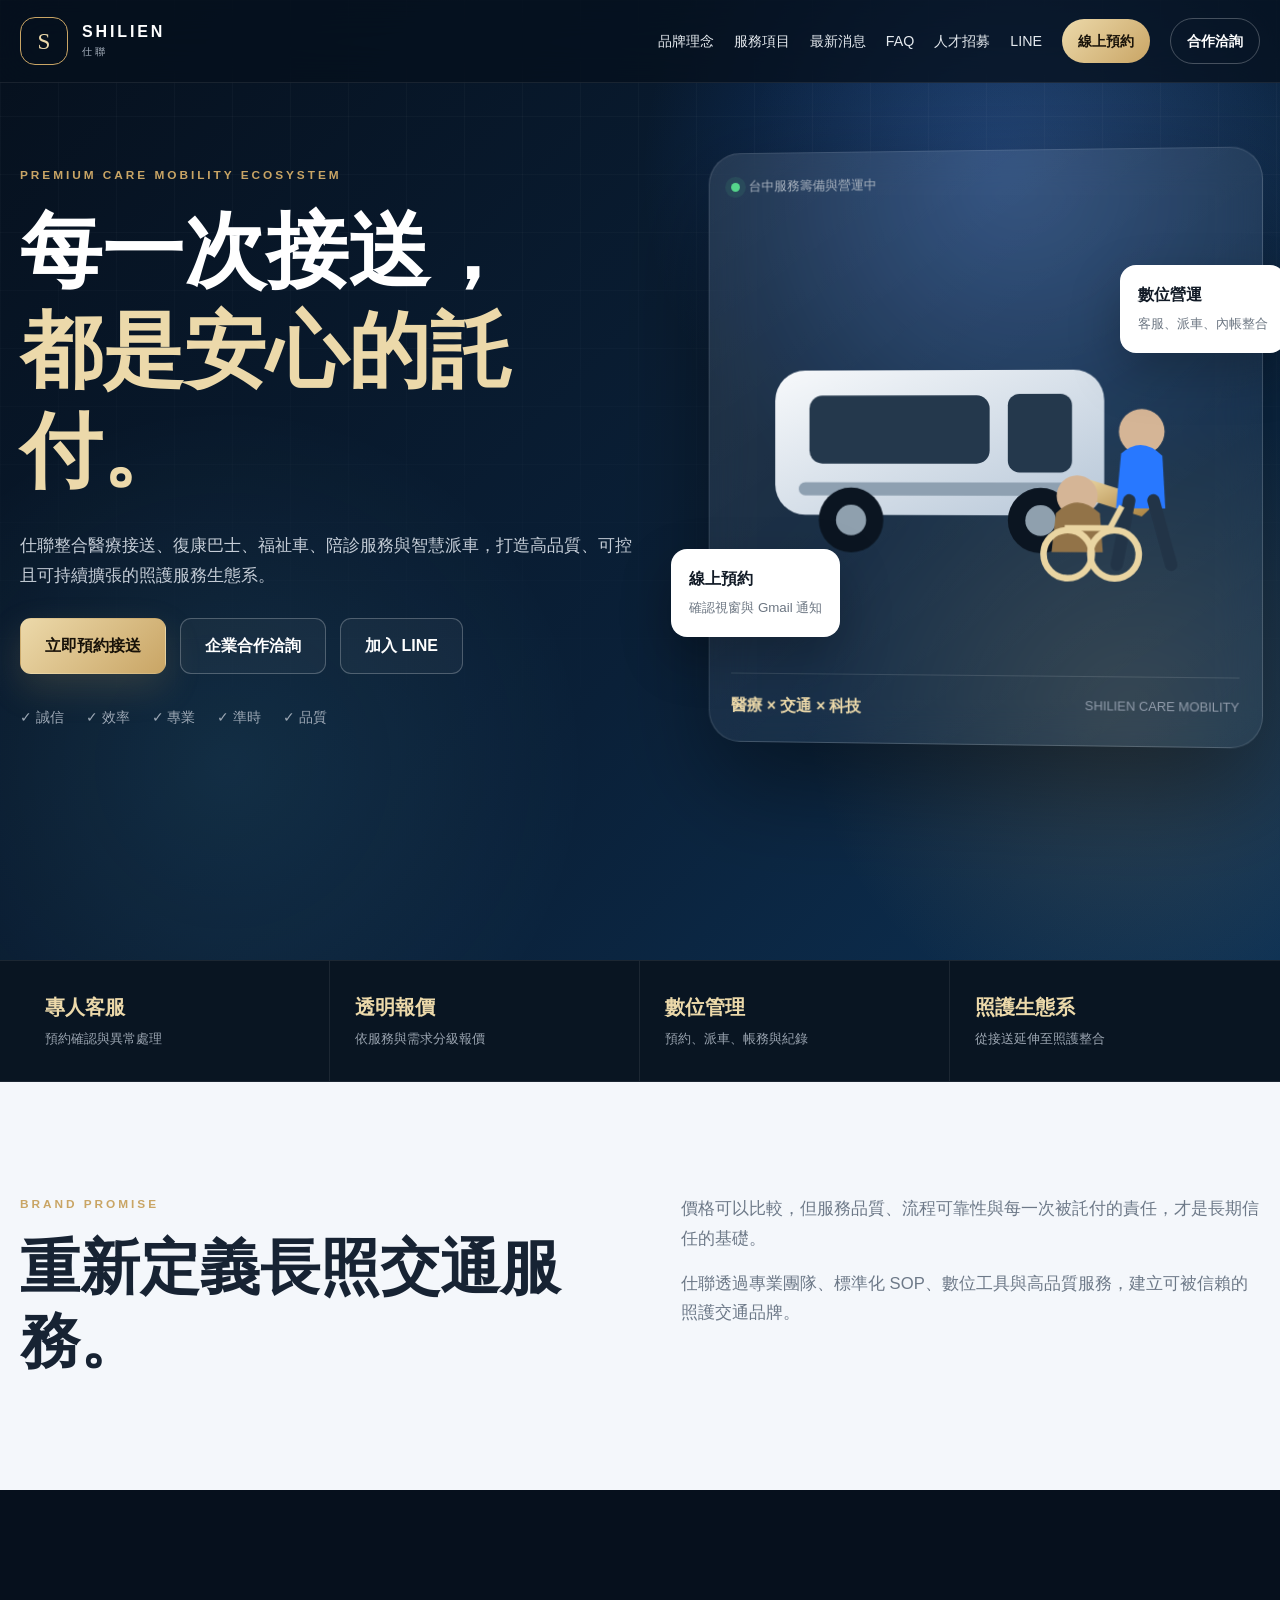
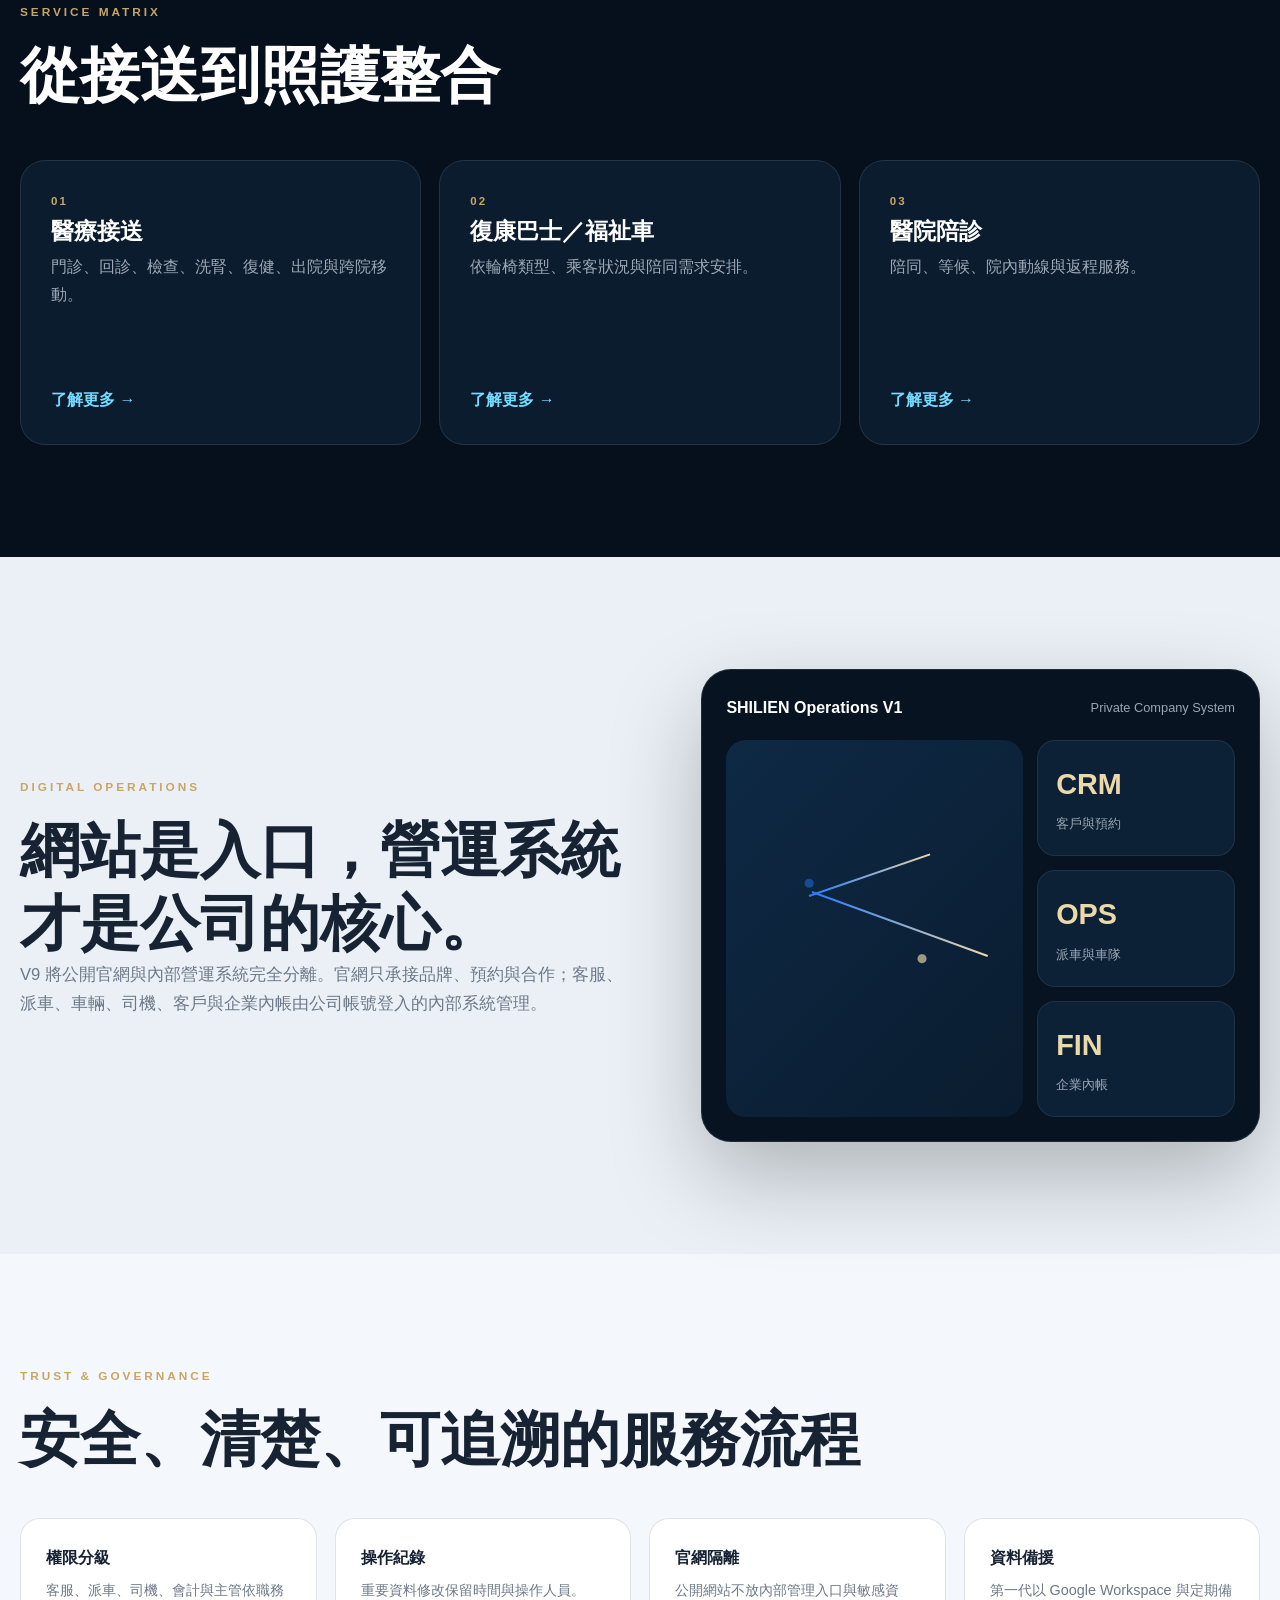
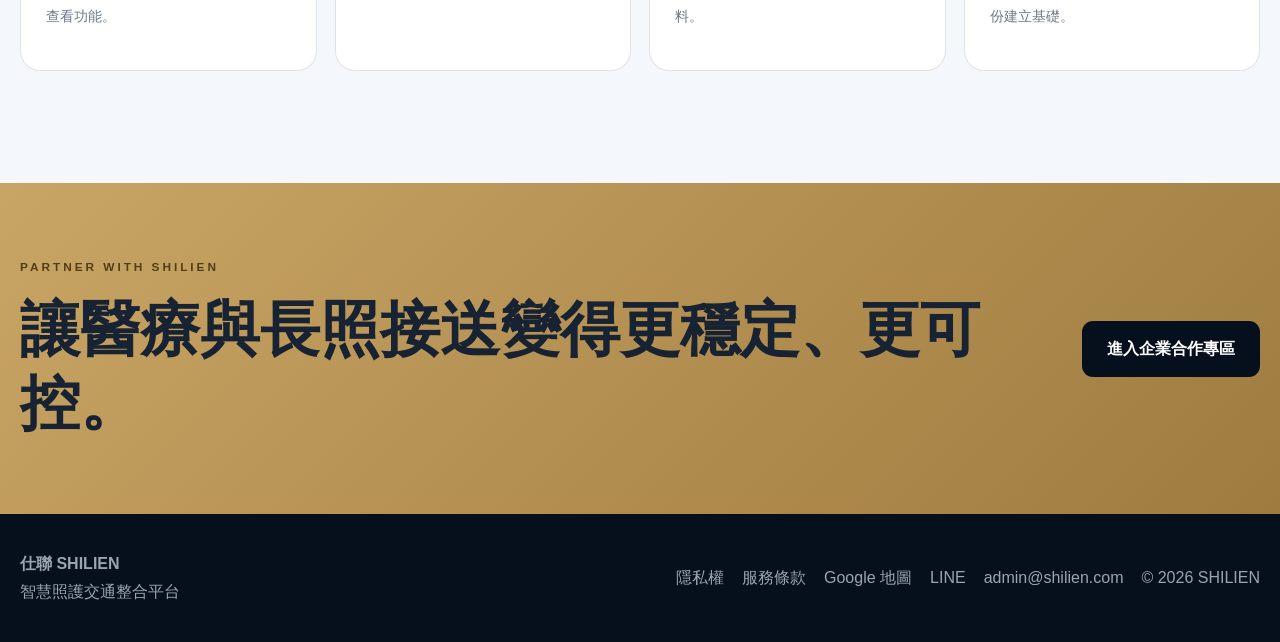
<file: index.html>
<!doctype html><html lang="zh-Hant"><head><meta charset="utf-8"><meta name="viewport" content="width=device-width,initial-scale=1">
<title>仕聯 SHILIEN｜智慧照護交通整合平台</title><meta name="description" content="仕聯整合醫療接送、復康巴士、福祉車、陪診與智慧派車。">
<meta name="referrer" content="strict-origin-when-cross-origin"><meta name="theme-color" content="#06101d">
<meta http-equiv="Content-Security-Policy" content="default-src 'self' https://script.google.com https://script.googleusercontent.com; script-src 'self' 'unsafe-inline' https://script.google.com https://script.googleusercontent.com; style-src 'self' 'unsafe-inline'; img-src 'self' data: https:; connect-src 'self' https://script.google.com https://script.googleusercontent.com; frame-ancestors 'none'; base-uri 'self'; form-action 'self' https://script.google.com;">
<link rel="stylesheet" href="style.css?v=9"></head><body>
<div class="announcement" id="siteAnnouncement"></div>
<header class="header"><div class="container nav">
<a class="brand" href="index.html"><span class="brand-mark">S</span><span class="brand-copy"><b>SHILIEN</b><small>仕聯</small></span></a>
<button class="menu" aria-label="開啟選單" aria-expanded="false">☰</button>
<nav class="navlinks">
<a href="index.html#about">品牌理念</a><a href="services.html">服務項目</a><a href="news.html">最新消息</a><a href="faq.html">FAQ</a><a href="recruitment.html">人才招募</a><a data-line href="#">LINE</a>
<a class="nav-action nav-booking" href="booking.html">線上預約</a><a class="nav-action nav-partner" href="partner.html#form">合作洽詢</a>
</nav></div></header>
<main><section class="hero"><div class="container hero-grid">
<div><p class="eyebrow">Premium care mobility ecosystem</p><h1 data-content="hero_title">每一次接送，<br><span>都是安心的託付。</span></h1>
<p class="hero-copy" data-content="hero_subtitle">仕聯整合醫療接送、復康巴士、福祉車、陪診服務與智慧派車，打造高品質、可控且可持續擴張的照護服務生態系。</p>
<div class="actions"><a class="btn btn-primary" href="booking.html">立即預約接送</a><a class="btn btn-ghost" href="partner.html#form">企業合作洽詢</a><a class="btn btn-ghost" data-line href="#">加入 LINE</a></div>
<div class="hero-values"><span>✓ 誠信</span><span>✓ 效率</span><span>✓ 專業</span><span>✓ 準時</span><span>✓ 品質</span></div></div>
<div class="visual"><div class="glass"><div class="status-line"><span class="dot"></span><span data-content="operation_status">台中服務籌備與營運中</span></div><div class="hero-art">
<svg viewBox="0 0 700 510" aria-label="福祉車與專業接送人員示意">
<defs><linearGradient id="car" x1="0" y1="0" x2="1" y2="1"><stop stop-color="#f7f9fb"/><stop offset="1" stop-color="#b7c7d8"/></linearGradient><linearGradient id="gold" x1="0" y1="0" x2="1" y2="1"><stop stop-color="#ead5a2"/><stop offset="1" stop-color="#a67d3a"/></linearGradient></defs>
<rect x="62" y="165" width="455" height="200" rx="42" fill="url(#car)"/><rect x="110" y="200" width="250" height="94" rx="18" fill="#24384c"/><rect x="385" y="198" width="88" height="108" rx="16" fill="#24384c"/><rect x="95" y="320" width="400" height="18" rx="9" fill="#8ea0b1"/>
<circle cx="168" cy="372" r="45" fill="#0b1521"/><circle cx="168" cy="372" r="21" fill="#8fa0ae"/><circle cx="430" cy="372" r="45" fill="#0b1521"/><circle cx="430" cy="372" r="21" fill="#8fa0ae"/>
<path d="M495 315 L590 345 L568 366 L486 340 Z" fill="url(#gold)"/><circle cx="568" cy="250" r="31" fill="#d5b596"/><path d="M540 280 Q568 255 596 283 L600 355 L533 355 Z" fill="#2878ff"/><path d="M551 344 L534 432M584 344 L608 432" stroke="#223447" stroke-width="17" stroke-linecap="round"/>
<circle cx="480" cy="338" r="28" fill="#d5b596"/><path d="M451 362 Q480 332 511 362 L515 415 L445 415 Z" fill="#927348"/><circle cx="467" cy="418" r="33" fill="none" stroke="#ead5a2" stroke-width="9"/><circle cx="531" cy="418" r="33" fill="none" stroke="#ead5a2" stroke-width="9"/><path d="M463 382 L525 382 L541 352" fill="none" stroke="#ead5a2" stroke-width="8"/>
</svg></div><div class="glass-foot"><b>醫療 × 交通 × 科技</b><span>SHILIEN CARE MOBILITY</span></div></div><div class="float-card fc1"><b>線上預約</b><small>確認視窗與 Gmail 通知</small></div><div class="float-card fc2"><b>數位營運</b><small>客服、派車、內帳整合</small></div></div>
</div></section>
<section class="strip"><div class="container strip-grid"><div class="strip-item"><b>專人客服</b><span>預約確認與異常處理</span></div><div class="strip-item"><b>透明報價</b><span>依服務與需求分級報價</span></div><div class="strip-item"><b>數位管理</b><span>預約、派車、帳務與紀錄</span></div><div class="strip-item"><b>照護生態系</b><span>從接送延伸至照護整合</span></div></div></section>
<section class="section reveal" id="about"><div class="container two"><div><p class="eyebrow">Brand promise</p><h2 data-content="about_title">重新定義長照交通服務。</h2></div><div class="copy"><p data-content="about_paragraph_1">價格可以比較，但服務品質、流程可靠性與每一次被託付的責任，才是長期信任的基礎。</p><p data-content="about_paragraph_2">仕聯透過專業團隊、標準化 SOP、數位工具與高品質服務，建立可被信賴的照護交通品牌。</p></div></div></section>
<section class="section dark reveal"><div class="container"><p class="eyebrow">Service matrix</p><h2>從接送到照護整合</h2><div class="cards" id="servicesGrid">
<article class="card"><span class="num">01</span><h3>醫療接送</h3><p>門診、回診、檢查、洗腎、復健、出院與跨院移動。</p><a href="services.html">了解更多 →</a></article>
<article class="card"><span class="num">02</span><h3>復康巴士／福祉車</h3><p>依輪椅類型、乘客狀況與陪同需求安排。</p><a href="services.html">了解更多 →</a></article>
<article class="card"><span class="num">03</span><h3>醫院陪診</h3><p>陪同、等候、院內動線與返程服務。</p><a href="services.html">了解更多 →</a></article>
</div></div></section>
<section class="section soft reveal"><div class="container showcase"><div><p class="eyebrow">Digital operations</p><h2>網站是入口，營運系統才是公司的核心。</h2><p class="copy">V9 將公開官網與內部營運系統完全分離。官網只承接品牌、預約與合作；客服、派車、車輛、司機、客戶與企業內帳由公司帳號登入的內部系統管理。</p></div><div class="dashboard"><div class="dash-top"><b>SHILIEN Operations V1</b><span>Private Company System</span></div><div class="dash-grid"><div class="map"></div><div class="dash-side"><div class="dash-stat"><strong>CRM</strong><span>客戶與預約</span></div><div class="dash-stat"><strong>OPS</strong><span>派車與車隊</span></div><div class="dash-stat"><strong>FIN</strong><span>企業內帳</span></div></div></div></div></div></section>
<section class="section reveal"><div class="container"><p class="eyebrow">Trust & governance</p><h2>安全、清楚、可追溯的服務流程</h2><div class="trust-grid"><div class="trust"><b>權限分級</b><p>客服、派車、司機、會計與主管依職務查看功能。</p></div><div class="trust"><b>操作紀錄</b><p>重要資料修改保留時間與操作人員。</p></div><div class="trust"><b>官網隔離</b><p>公開網站不放內部管理入口與敏感資料。</p></div><div class="trust"><b>資料備援</b><p>第一代以 Google Workspace 與定期備份建立基礎。</p></div></div></div></section>
<section class="cta"><div class="container cta-grid"><div><p class="eyebrow" style="color:#513d18">Partner with SHILIEN</p><h2>讓醫療與長照接送變得更穩定、更可控。</h2></div><a class="btn btn-dark" href="partner.html#form">進入企業合作專區</a></div></section></main>
<footer><div class="container footer-grid"><div><b>仕聯 SHILIEN</b><br><span>智慧照護交通整合平台</span></div><div class="footer-links"><a href="privacy.html">隱私權</a><a href="terms.html">服務條款</a><a data-map href="#">Google 地圖</a><a data-line href="#">LINE</a><a data-email href="#"></a><span>© <span data-year></span> SHILIEN</span></div></div></footer>
<div class="mobile-dock"><a data-phone href="#">電話</a><a data-line href="#">LINE</a><a href="booking.html">立即預約</a></div><script src="app.js?v=9"></script></body></html>
</file>
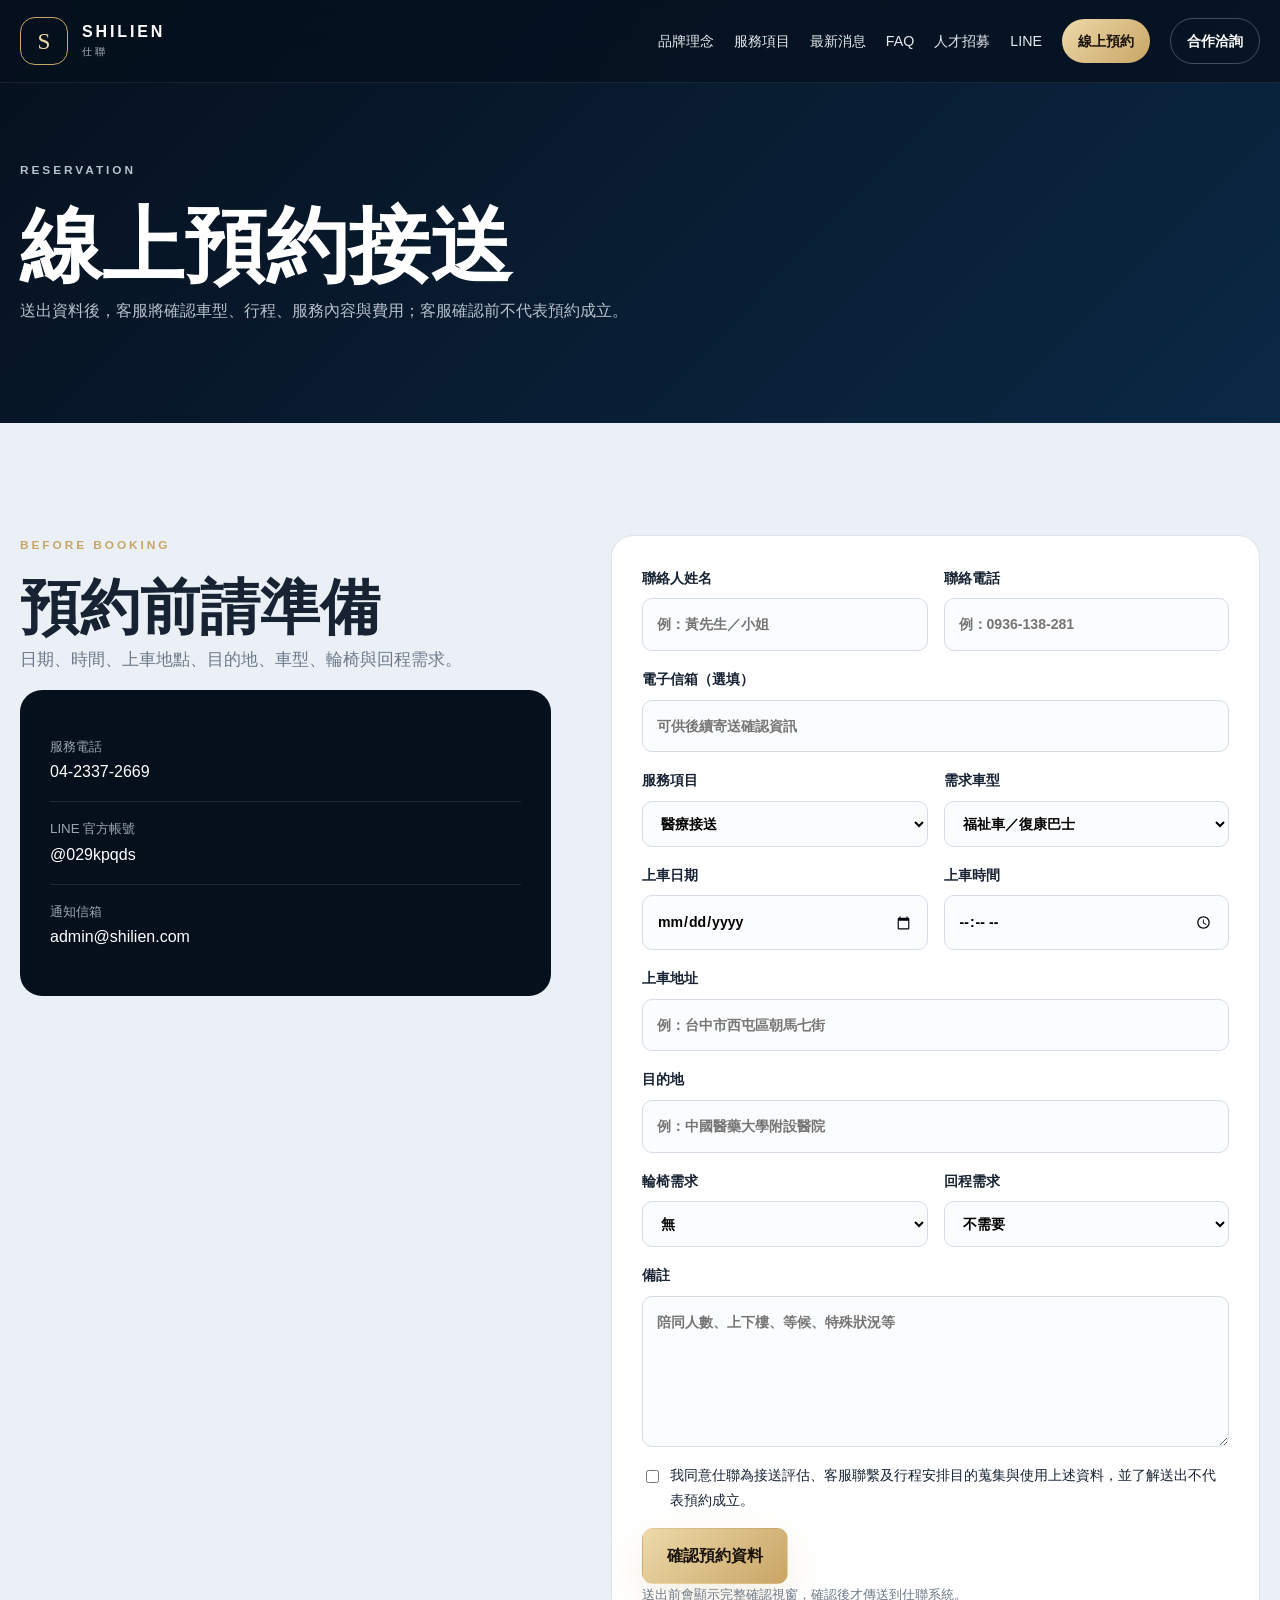
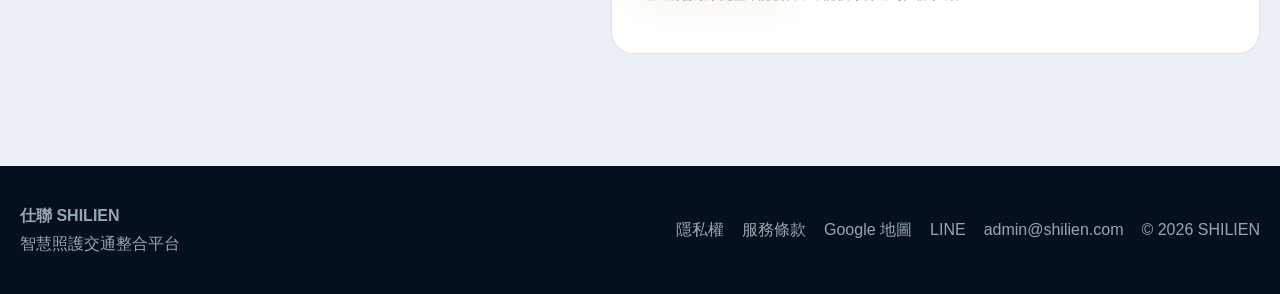
<file: booking.html>
<!doctype html><html lang="zh-Hant"><head><meta charset="utf-8"><meta name="viewport" content="width=device-width,initial-scale=1">
<title>線上預約｜仕聯 SHILIEN</title><meta name="description" content="線上填寫仕聯醫療接送與福祉車需求。">
<meta name="referrer" content="strict-origin-when-cross-origin"><meta name="theme-color" content="#06101d">
<meta http-equiv="Content-Security-Policy" content="default-src 'self' https://script.google.com https://script.googleusercontent.com; script-src 'self' 'unsafe-inline' https://script.google.com https://script.googleusercontent.com; style-src 'self' 'unsafe-inline'; img-src 'self' data: https:; connect-src 'self' https://script.google.com https://script.googleusercontent.com; frame-ancestors 'none'; base-uri 'self'; form-action 'self' https://script.google.com;">
<link rel="stylesheet" href="style.css?v=9"></head><body>
<div class="announcement" id="siteAnnouncement"></div>
<header class="header"><div class="container nav">
<a class="brand" href="index.html"><span class="brand-mark">S</span><span class="brand-copy"><b>SHILIEN</b><small>仕聯</small></span></a>
<button class="menu" aria-label="開啟選單" aria-expanded="false">☰</button>
<nav class="navlinks">
<a href="index.html#about">品牌理念</a><a href="services.html">服務項目</a><a href="news.html">最新消息</a><a href="faq.html">FAQ</a><a href="recruitment.html">人才招募</a><a data-line href="#">LINE</a>
<a class="nav-action nav-booking" href="booking.html">線上預約</a><a class="nav-action nav-partner" href="partner.html#form">合作洽詢</a>
</nav></div></header><main><section class="page-hero"><div class="container"><p class="eyebrow">Reservation</p><h1>線上預約接送</h1><p>送出資料後，客服將確認車型、行程、服務內容與費用；客服確認前不代表預約成立。</p></div></section>
<section class="section soft"><div class="container form-wrap"><div><p class="eyebrow">Before booking</p><h2>預約前請準備</h2><p class="copy">日期、時間、上車地點、目的地、車型、輪椅與回程需求。</p><div class="info-card"><div><small>服務電話</small><a data-phone href="#"></a></div><div><small>LINE 官方帳號</small><a data-line href="#">@029kpqds</a></div><div><small>通知信箱</small><a data-email href="#"></a></div></div></div>
<form class="form" id="bookingForm">
<div class="honeypot" aria-hidden="true"><label>網站<input name="website" tabindex="-1" autocomplete="off"></label></div>
<div class="form-row"><label>聯絡人姓名<input required name="name" maxlength="50" autocomplete="name" placeholder="例：黃先生／小姐"></label><label>聯絡電話<input required name="phone" maxlength="20" type="tel" autocomplete="tel" placeholder="例：0936-138-281"></label></div>
<label>電子信箱（選填）<input name="customer_email" maxlength="100" type="email" autocomplete="email" placeholder="可供後續寄送確認資訊"></label>
<div class="form-row"><label>服務項目<select name="service" required><option>醫療接送</option><option>復康巴士／福祉車</option><option>洗腎接送</option><option>出院接送</option><option>醫院陪診</option><option>其他</option></select></label><label>需求車型<select name="vehicle_type" required><option>福祉車／復康巴士</option><option>七人座車輛</option><option>一般接送車</option><option>由客服評估</option></select></label></div>
<div class="form-row"><label>上車日期<input required type="date" name="date"></label><label>上車時間<input required type="time" name="time"></label></div>
<label>上車地址<input required maxlength="160" name="pickup" autocomplete="street-address" placeholder="例：台中市西屯區朝馬七街"></label>
<label>目的地<input required maxlength="160" name="destination" placeholder="例：中國醫藥大學附設醫院"></label>
<div class="form-row"><label>輪椅需求<select name="wheelchair"><option>無</option><option>手推輪椅</option><option>電動輪椅</option><option>其他／待客服確認</option></select></label><label>回程需求<select name="return_trip"><option>不需要</option><option>待確認</option><option>需要，時間另行確認</option></select></label></div>
<label>備註<textarea rows="5" maxlength="1000" name="message" placeholder="陪同人數、上下樓、等候、特殊狀況等"></textarea></label>
<label class="check"><input type="checkbox" required>我同意仕聯為接送評估、客服聯繫及行程安排目的蒐集與使用上述資料，並了解送出不代表預約成立。</label>
<button class="btn btn-primary" type="submit">確認預約資料</button><p id="bookingStatus" class="form-status" hidden></p><p class="note">送出前會顯示完整確認視窗，確認後才傳送到仕聯系統。</p>
</form></div></section></main>
<div class="modal" id="bookingConfirmModal" aria-hidden="true"><div class="modal-card"><button class="modal-close" data-modal-close aria-label="關閉">×</button><p class="eyebrow">Confirm reservation</p><h2>請確認預約資料</h2><pre id="bookingConfirmText"></pre><div class="modal-actions"><button class="btn btn-ghost" data-modal-close type="button">返回修改</button><button class="btn btn-primary" id="finalSubmitBooking" type="button">確認送出</button></div></div></div>
<div class="modal" id="bookingSuccessModal" aria-hidden="true"><div class="modal-card"><button class="modal-close" data-modal-close aria-label="關閉">×</button><p class="eyebrow">Reservation received</p><h2>預約資料已送出</h2><pre id="bookingSuccessText"></pre><div class="modal-actions"><a class="btn btn-ghost" data-line href="#">加入 LINE 查詢</a><a class="btn btn-primary" href="index.html">返回首頁</a></div></div></div>
<footer><div class="container footer-grid"><div><b>仕聯 SHILIEN</b><br><span>智慧照護交通整合平台</span></div><div class="footer-links"><a href="privacy.html">隱私權</a><a href="terms.html">服務條款</a><a data-map href="#">Google 地圖</a><a data-line href="#">LINE</a><a data-email href="#"></a><span>© <span data-year></span> SHILIEN</span></div></div></footer>
<div class="mobile-dock"><a data-phone href="#">電話</a><a data-line href="#">LINE</a><a href="booking.html">立即預約</a></div><script src="app.js?v=9"></script></body></html>
</file>
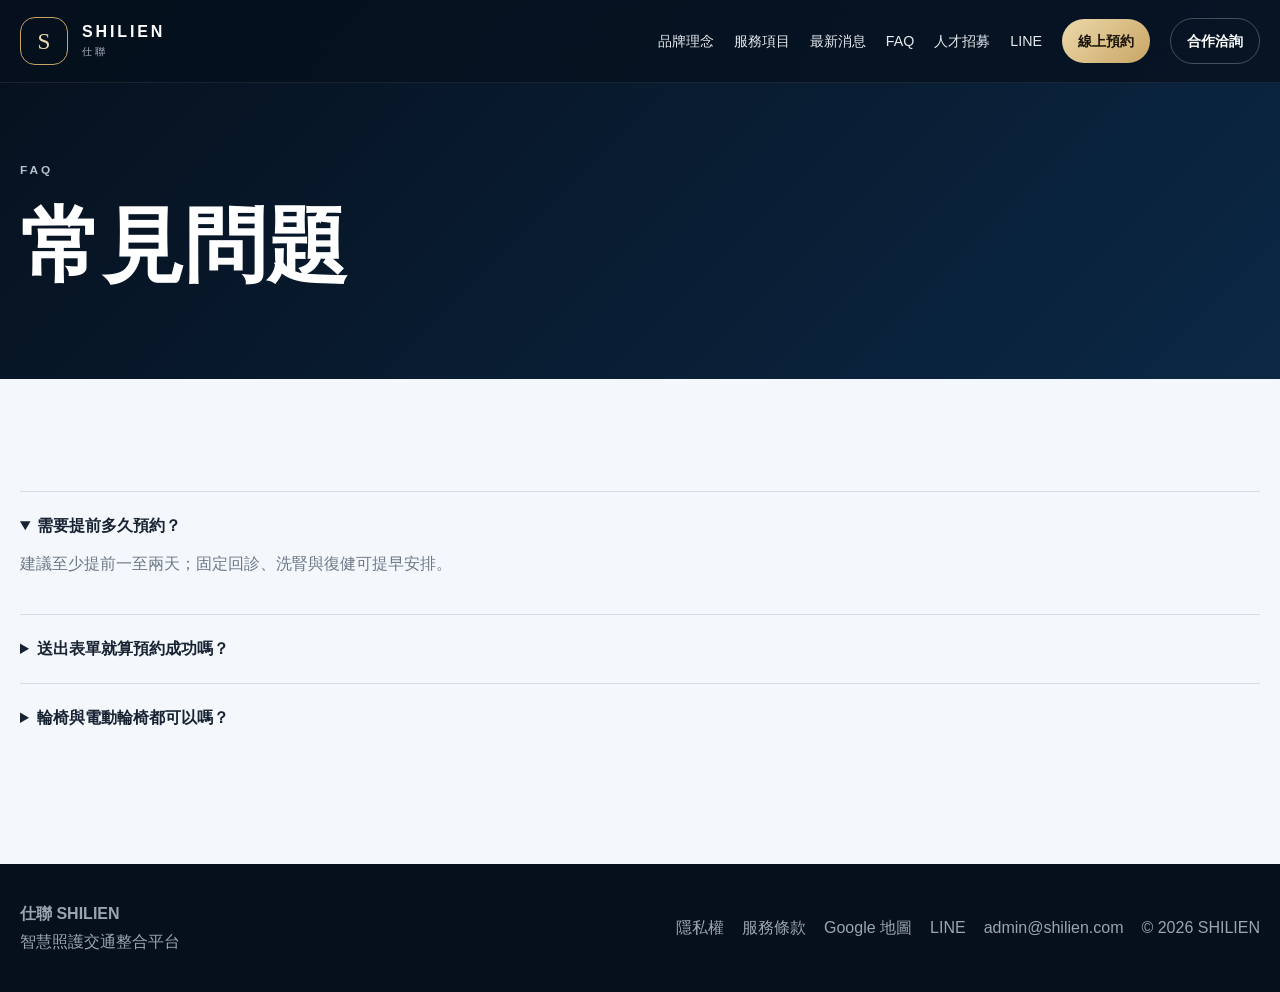
<file: faq.html>
<!doctype html><html lang="zh-Hant"><head><meta charset="utf-8"><meta name="viewport" content="width=device-width,initial-scale=1">
<title>常見問題｜仕聯 SHILIEN</title><meta name="description" content="仕聯預約、車型與服務常見問題。">
<meta name="referrer" content="strict-origin-when-cross-origin"><meta name="theme-color" content="#06101d">
<meta http-equiv="Content-Security-Policy" content="default-src 'self' https://script.google.com https://script.googleusercontent.com; script-src 'self' 'unsafe-inline' https://script.google.com https://script.googleusercontent.com; style-src 'self' 'unsafe-inline'; img-src 'self' data: https:; connect-src 'self' https://script.google.com https://script.googleusercontent.com; frame-ancestors 'none'; base-uri 'self'; form-action 'self' https://script.google.com;">
<link rel="stylesheet" href="style.css?v=9"></head><body>
<div class="announcement" id="siteAnnouncement"></div>
<header class="header"><div class="container nav">
<a class="brand" href="index.html"><span class="brand-mark">S</span><span class="brand-copy"><b>SHILIEN</b><small>仕聯</small></span></a>
<button class="menu" aria-label="開啟選單" aria-expanded="false">☰</button>
<nav class="navlinks">
<a href="index.html#about">品牌理念</a><a href="services.html">服務項目</a><a href="news.html">最新消息</a><a href="faq.html">FAQ</a><a href="recruitment.html">人才招募</a><a data-line href="#">LINE</a>
<a class="nav-action nav-booking" href="booking.html">線上預約</a><a class="nav-action nav-partner" href="partner.html#form">合作洽詢</a>
</nav></div></header><main><section class="page-hero"><div class="container"><p class="eyebrow">FAQ</p><h1>常見問題</h1></div></section><section class="section"><div class="container faq" id="faqList"><details open><summary>需要提前多久預約？</summary><p>建議至少提前一至兩天；固定回診、洗腎與復健可提早安排。</p></details><details><summary>送出表單就算預約成功嗎？</summary><p>不是，需由客服確認車輛、服務內容與費用後才正式成立。</p></details><details><summary>輪椅與電動輪椅都可以嗎？</summary><p>請提供輪椅尺寸與乘客狀況，由客服確認可安排的車型。</p></details></div></section></main>
<footer><div class="container footer-grid"><div><b>仕聯 SHILIEN</b><br><span>智慧照護交通整合平台</span></div><div class="footer-links"><a href="privacy.html">隱私權</a><a href="terms.html">服務條款</a><a data-map href="#">Google 地圖</a><a data-line href="#">LINE</a><a data-email href="#"></a><span>© <span data-year></span> SHILIEN</span></div></div></footer>
<div class="mobile-dock"><a data-phone href="#">電話</a><a data-line href="#">LINE</a><a href="booking.html">立即預約</a></div><script src="app.js?v=9"></script></body></html>
</file>
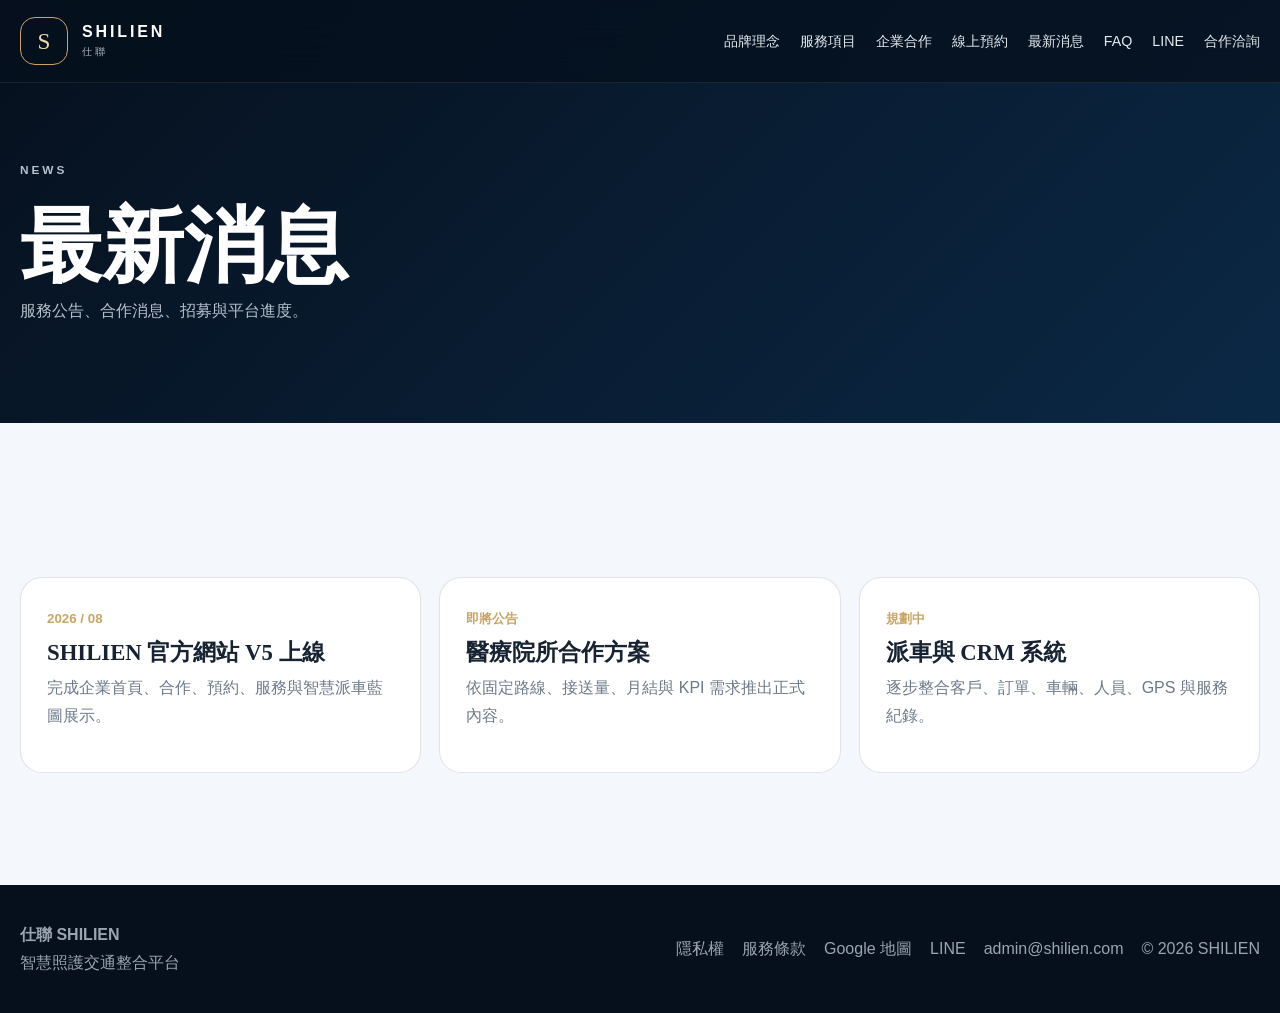
<file: news.html>
<!doctype html><html lang="zh-Hant"><head><meta charset="utf-8"><meta name="viewport" content="width=device-width,initial-scale=1"><title>最新消息｜仕聯 SHILIEN</title><meta name="description" content="仕聯最新消息與平台進度。"><link rel="stylesheet" href="style.css?v=5"></head><body>
<header class="header"><div class="container nav">
<a class="brand" href="index.html"><span class="brand-mark">S</span><span class="brand-copy"><b>SHILIEN</b><small>仕聯</small></span></a>
<button class="menu" aria-label="開啟選單">☰</button>
<nav class="navlinks"><a href="index.html#about">品牌理念</a><a href="services.html">服務項目</a><a href="partner.html">企業合作</a><a href="booking.html">線上預約</a><a href="news.html">最新消息</a><a href="faq.html">FAQ</a><a data-line href="#">LINE</a><a class="nav-cta" href="partner.html#form">合作洽詢</a></nav>
</div></header><main><section class="page-hero"><div class="container"><p class="eyebrow">News</p><h1>最新消息</h1><p>服務公告、合作消息、招募與平台進度。</p></div></section><section class="section"><div class="container"><div class="news-grid"><article class="news-card"><small>2026 / 08</small><h3>SHILIEN 官方網站 V5 上線</h3><p>完成企業首頁、合作、預約、服務與智慧派車藍圖展示。</p></article><article class="news-card"><small>即將公告</small><h3>醫療院所合作方案</h3><p>依固定路線、接送量、月結與 KPI 需求推出正式內容。</p></article><article class="news-card"><small>規劃中</small><h3>派車與 CRM 系統</h3><p>逐步整合客戶、訂單、車輛、人員、GPS 與服務紀錄。</p></article></div></div></section></main>
<footer><div class="container footer-grid"><div><b>仕聯 SHILIEN</b><br><span>智慧照護交通整合平台</span></div><div class="footer-links"><a href="privacy.html">隱私權</a><a href="terms.html">服務條款</a><a data-map href="#">Google 地圖</a><a data-line href="#">LINE</a><a data-email href="#"></a><span>© <span data-year></span> SHILIEN</span></div></div></footer>
<div class="mobile-dock"><a data-phone href="#">電話</a><a data-line href="#">LINE</a><a href="booking.html">立即預約</a></div><script src="app.js?v=5"></script></body></html>
</file>
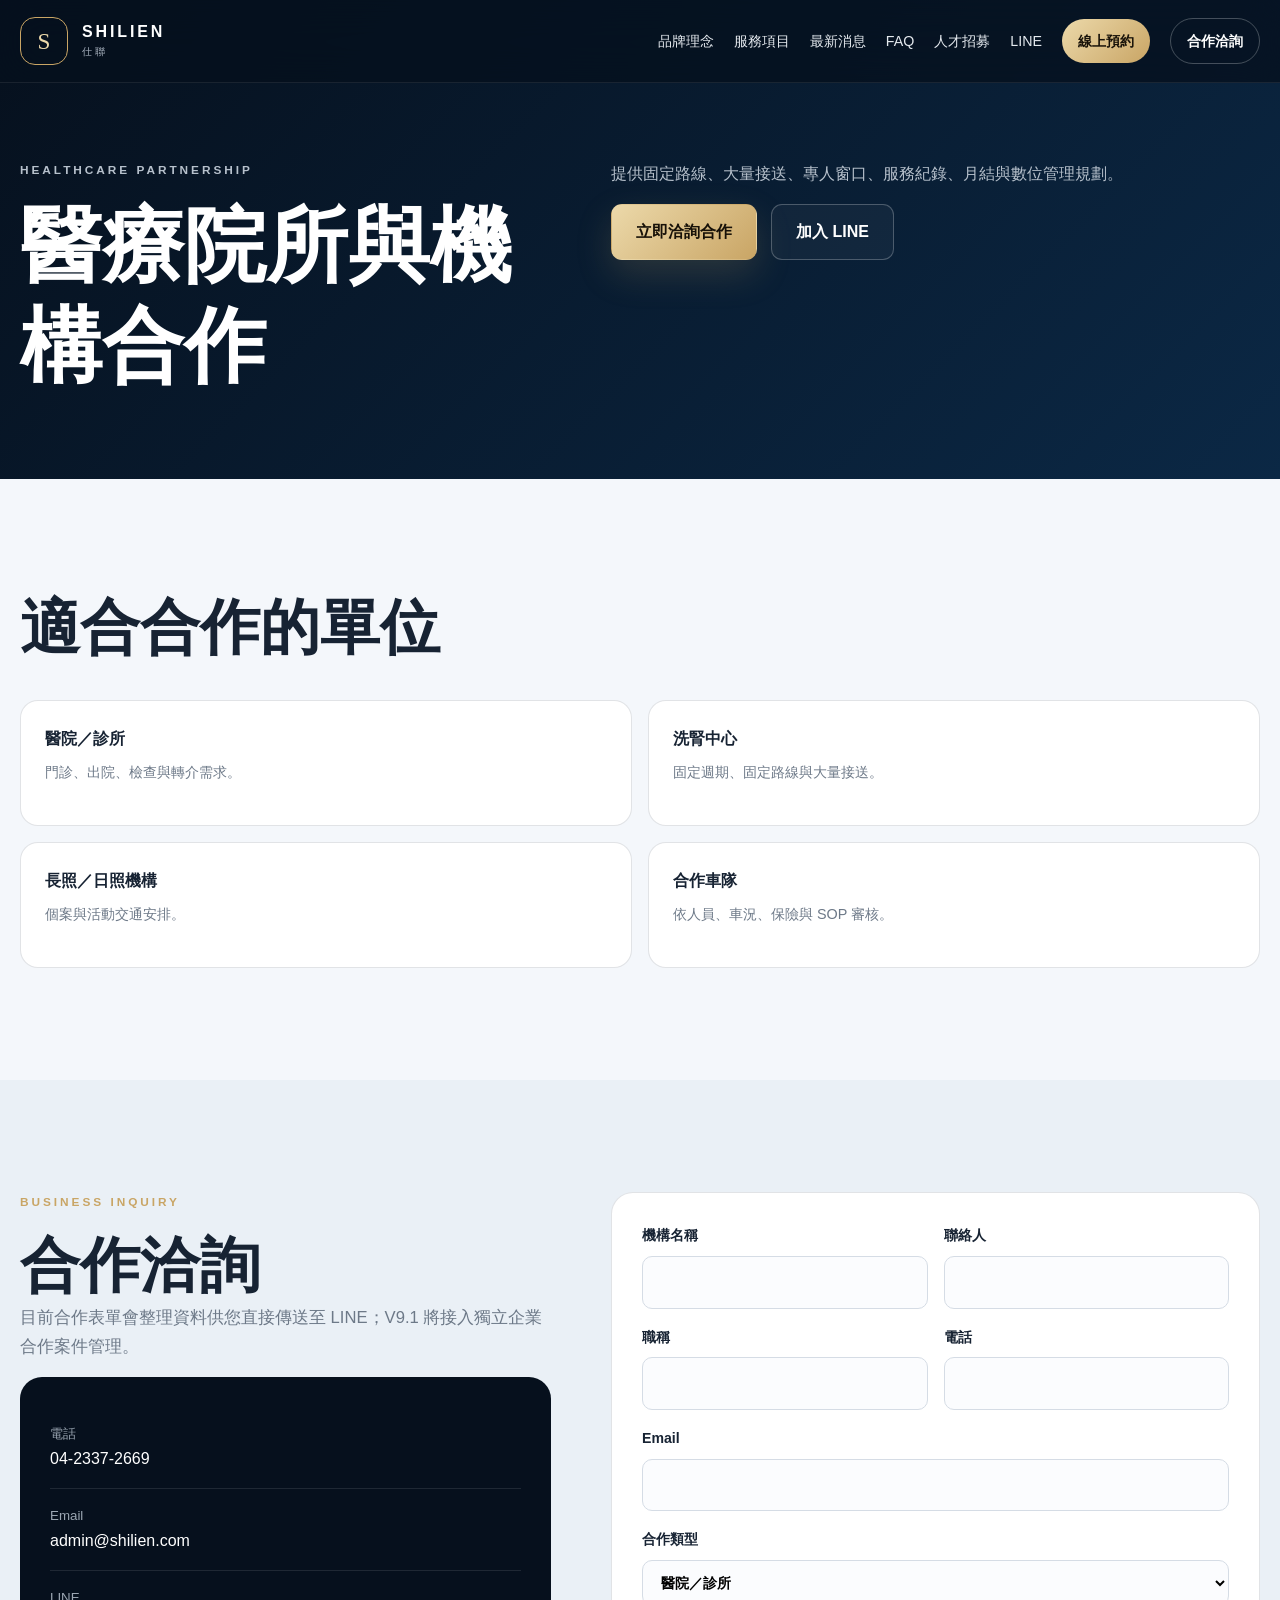
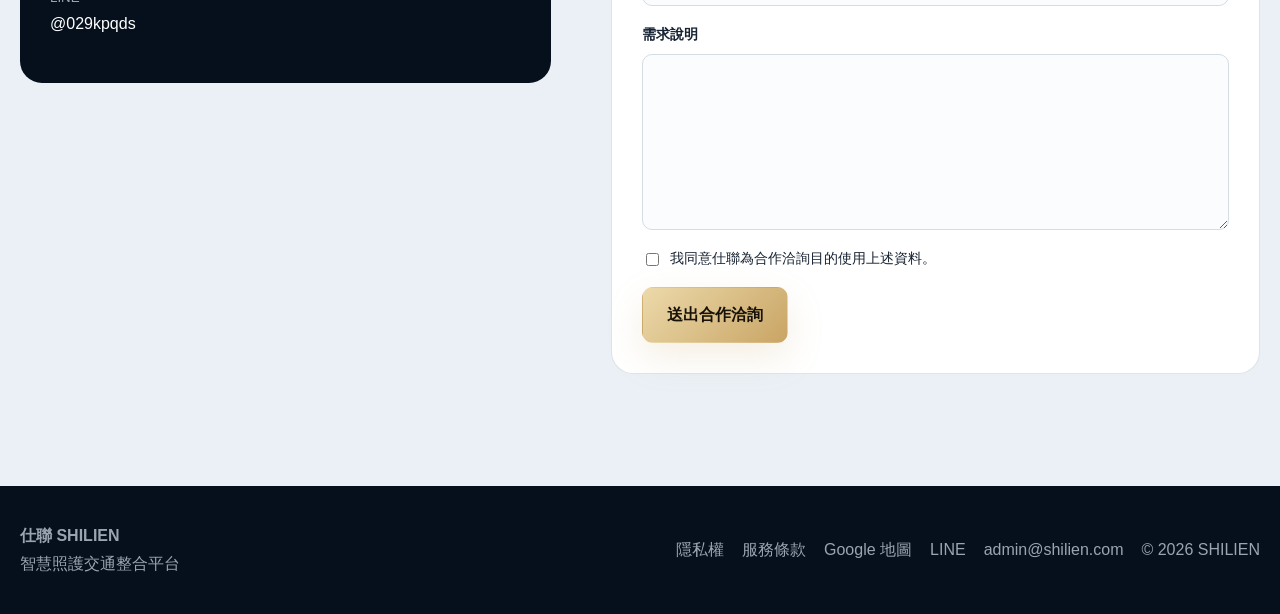
<file: partner.html>
<!doctype html><html lang="zh-Hant"><head><meta charset="utf-8"><meta name="viewport" content="width=device-width,initial-scale=1">
<title>企業合作｜仕聯 SHILIEN</title><meta name="description" content="仕聯提供醫院、診所、洗腎中心與長照機構合作方案。">
<meta name="referrer" content="strict-origin-when-cross-origin"><meta name="theme-color" content="#06101d">
<meta http-equiv="Content-Security-Policy" content="default-src 'self' https://script.google.com https://script.googleusercontent.com; script-src 'self' 'unsafe-inline' https://script.google.com https://script.googleusercontent.com; style-src 'self' 'unsafe-inline'; img-src 'self' data: https:; connect-src 'self' https://script.google.com https://script.googleusercontent.com; frame-ancestors 'none'; base-uri 'self'; form-action 'self' https://script.google.com;">
<link rel="stylesheet" href="style.css?v=9"></head><body>
<div class="announcement" id="siteAnnouncement"></div>
<header class="header"><div class="container nav">
<a class="brand" href="index.html"><span class="brand-mark">S</span><span class="brand-copy"><b>SHILIEN</b><small>仕聯</small></span></a>
<button class="menu" aria-label="開啟選單" aria-expanded="false">☰</button>
<nav class="navlinks">
<a href="index.html#about">品牌理念</a><a href="services.html">服務項目</a><a href="news.html">最新消息</a><a href="faq.html">FAQ</a><a href="recruitment.html">人才招募</a><a data-line href="#">LINE</a>
<a class="nav-action nav-booking" href="booking.html">線上預約</a><a class="nav-action nav-partner" href="partner.html#form">合作洽詢</a>
</nav></div></header><main><section class="page-hero"><div class="container partner-grid"><div><p class="eyebrow">Healthcare partnership</p><h1>醫療院所與機構合作</h1></div><div><p>提供固定路線、大量接送、專人窗口、服務紀錄、月結與數位管理規劃。</p><div class="actions"><a class="btn btn-primary" href="#form">立即洽詢合作</a><a class="btn btn-ghost" data-line href="#">加入 LINE</a></div></div></div></section>
<section class="section"><div class="container"><h2>適合合作的單位</h2><div class="partner-list"><div class="partner-item"><b>醫院／診所</b><p>門診、出院、檢查與轉介需求。</p></div><div class="partner-item"><b>洗腎中心</b><p>固定週期、固定路線與大量接送。</p></div><div class="partner-item"><b>長照／日照機構</b><p>個案與活動交通安排。</p></div><div class="partner-item"><b>合作車隊</b><p>依人員、車況、保險與 SOP 審核。</p></div></div></div></section>
<section class="section soft" id="form"><div class="container form-wrap"><div><p class="eyebrow">Business inquiry</p><h2>合作洽詢</h2><p class="copy">目前合作表單會整理資料供您直接傳送至 LINE；V9.1 將接入獨立企業合作案件管理。</p><div class="info-card"><div><small>電話</small><a data-phone href="#"></a></div><div><small>Email</small><a data-email href="#"></a></div><div><small>LINE</small><a data-line href="#">@029kpqds</a></div></div></div>
<form class="form" id="partnerForm"><div class="form-row"><label>機構名稱<input required name="org"></label><label>聯絡人<input required name="name"></label></div><div class="form-row"><label>職稱<input name="title"></label><label>電話<input required name="phone"></label></div><label>Email<input required type="email" name="email"></label><label>合作類型<select name="type"><option>醫院／診所</option><option>洗腎中心</option><option>長照機構／日照中心</option><option>政府／企業</option><option>合作車隊</option><option>其他</option></select></label><label>需求說明<textarea required rows="6" name="message"></textarea></label><label class="check"><input required type="checkbox">我同意仕聯為合作洽詢目的使用上述資料。</label><button class="btn btn-primary" type="submit">送出合作洽詢</button></form></div></section></main>
<footer><div class="container footer-grid"><div><b>仕聯 SHILIEN</b><br><span>智慧照護交通整合平台</span></div><div class="footer-links"><a href="privacy.html">隱私權</a><a href="terms.html">服務條款</a><a data-map href="#">Google 地圖</a><a data-line href="#">LINE</a><a data-email href="#"></a><span>© <span data-year></span> SHILIEN</span></div></div></footer>
<div class="mobile-dock"><a data-phone href="#">電話</a><a data-line href="#">LINE</a><a href="booking.html">立即預約</a></div><script src="app.js?v=9"></script></body></html>
</file>
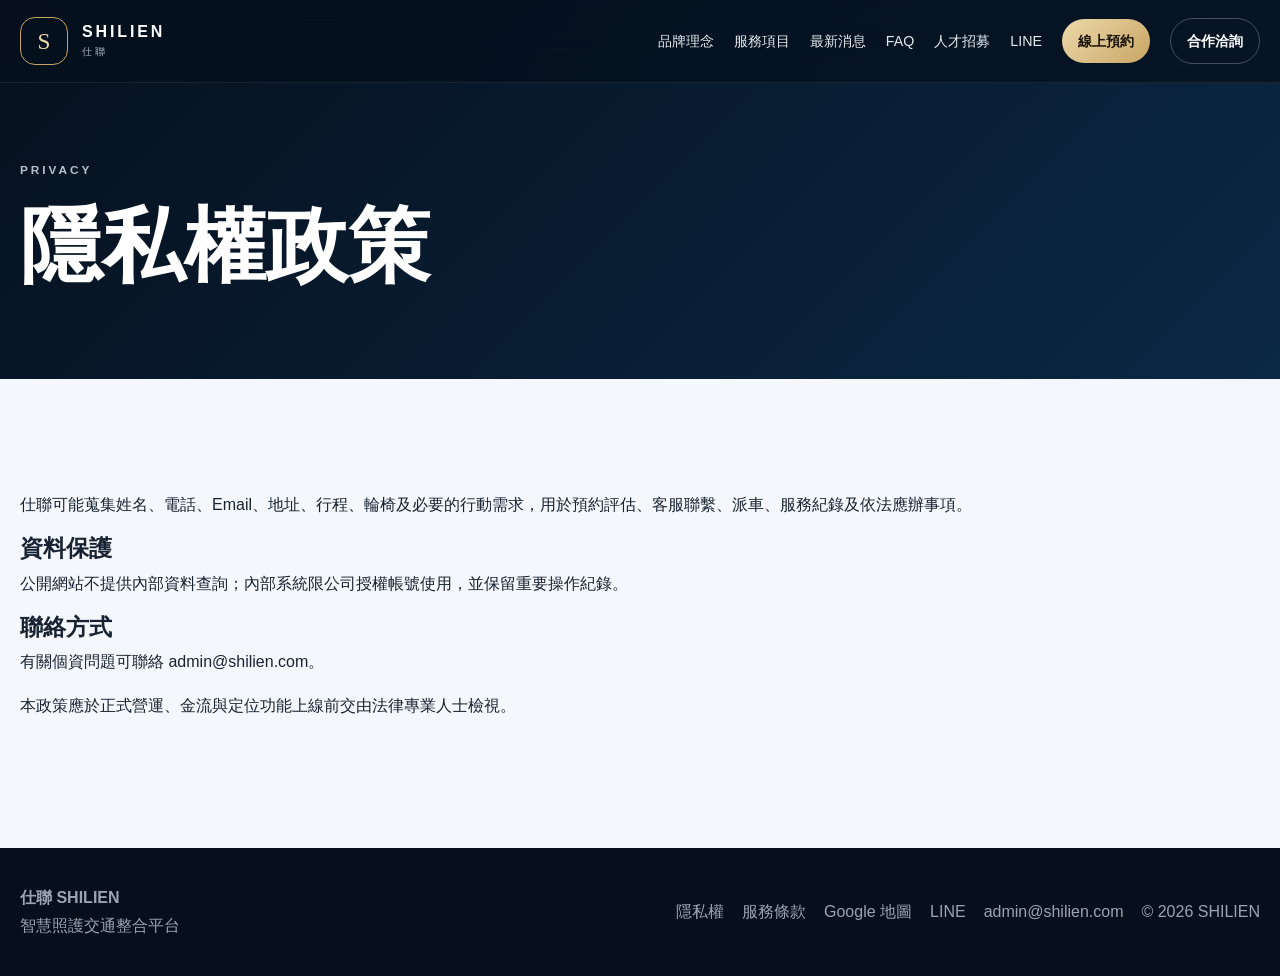
<file: privacy.html>
<!doctype html><html lang="zh-Hant"><head><meta charset="utf-8"><meta name="viewport" content="width=device-width,initial-scale=1">
<title>隱私權政策｜仕聯 SHILIEN</title><meta name="description" content="仕聯網站隱私權政策。">
<meta name="referrer" content="strict-origin-when-cross-origin"><meta name="theme-color" content="#06101d">
<meta http-equiv="Content-Security-Policy" content="default-src 'self' https://script.google.com https://script.googleusercontent.com; script-src 'self' 'unsafe-inline' https://script.google.com https://script.googleusercontent.com; style-src 'self' 'unsafe-inline'; img-src 'self' data: https:; connect-src 'self' https://script.google.com https://script.googleusercontent.com; frame-ancestors 'none'; base-uri 'self'; form-action 'self' https://script.google.com;">
<link rel="stylesheet" href="style.css?v=9"></head><body>
<div class="announcement" id="siteAnnouncement"></div>
<header class="header"><div class="container nav">
<a class="brand" href="index.html"><span class="brand-mark">S</span><span class="brand-copy"><b>SHILIEN</b><small>仕聯</small></span></a>
<button class="menu" aria-label="開啟選單" aria-expanded="false">☰</button>
<nav class="navlinks">
<a href="index.html#about">品牌理念</a><a href="services.html">服務項目</a><a href="news.html">最新消息</a><a href="faq.html">FAQ</a><a href="recruitment.html">人才招募</a><a data-line href="#">LINE</a>
<a class="nav-action nav-booking" href="booking.html">線上預約</a><a class="nav-action nav-partner" href="partner.html#form">合作洽詢</a>
</nav></div></header><main><section class="page-hero"><div class="container"><p class="eyebrow">Privacy</p><h1>隱私權政策</h1></div></section><section class="section"><div class="container"><p>仕聯可能蒐集姓名、電話、Email、地址、行程、輪椅及必要的行動需求，用於預約評估、客服聯繫、派車、服務紀錄及依法應辦事項。</p><h3>資料保護</h3><p>公開網站不提供內部資料查詢；內部系統限公司授權帳號使用，並保留重要操作紀錄。</p><h3>聯絡方式</h3><p>有關個資問題可聯絡 <a data-email href="#"></a>。</p><p>本政策應於正式營運、金流與定位功能上線前交由法律專業人士檢視。</p></div></section></main>
<footer><div class="container footer-grid"><div><b>仕聯 SHILIEN</b><br><span>智慧照護交通整合平台</span></div><div class="footer-links"><a href="privacy.html">隱私權</a><a href="terms.html">服務條款</a><a data-map href="#">Google 地圖</a><a data-line href="#">LINE</a><a data-email href="#"></a><span>© <span data-year></span> SHILIEN</span></div></div></footer>
<div class="mobile-dock"><a data-phone href="#">電話</a><a data-line href="#">LINE</a><a href="booking.html">立即預約</a></div><script src="app.js?v=9"></script></body></html>
</file>
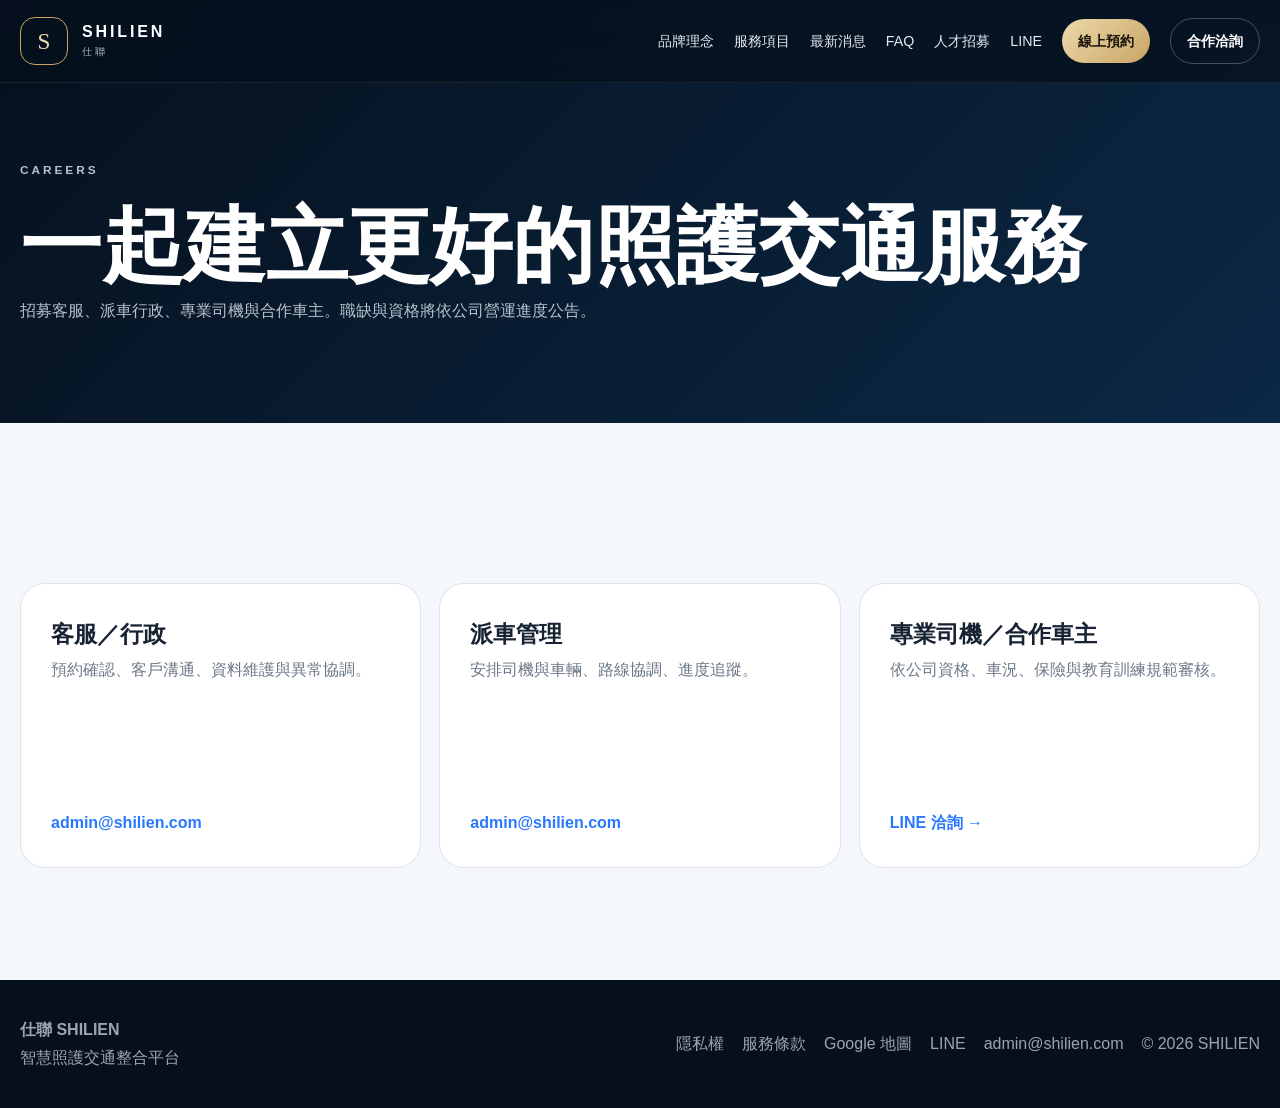
<file: recruitment.html>
<!doctype html><html lang="zh-Hant"><head><meta charset="utf-8"><meta name="viewport" content="width=device-width,initial-scale=1">
<title>人才招募｜仕聯 SHILIEN</title><meta name="description" content="仕聯客服、派車、司機與合作車主招募。">
<meta name="referrer" content="strict-origin-when-cross-origin"><meta name="theme-color" content="#06101d">
<meta http-equiv="Content-Security-Policy" content="default-src 'self' https://script.google.com https://script.googleusercontent.com; script-src 'self' 'unsafe-inline' https://script.google.com https://script.googleusercontent.com; style-src 'self' 'unsafe-inline'; img-src 'self' data: https:; connect-src 'self' https://script.google.com https://script.googleusercontent.com; frame-ancestors 'none'; base-uri 'self'; form-action 'self' https://script.google.com;">
<link rel="stylesheet" href="style.css?v=9"></head><body>
<div class="announcement" id="siteAnnouncement"></div>
<header class="header"><div class="container nav">
<a class="brand" href="index.html"><span class="brand-mark">S</span><span class="brand-copy"><b>SHILIEN</b><small>仕聯</small></span></a>
<button class="menu" aria-label="開啟選單" aria-expanded="false">☰</button>
<nav class="navlinks">
<a href="index.html#about">品牌理念</a><a href="services.html">服務項目</a><a href="news.html">最新消息</a><a href="faq.html">FAQ</a><a href="recruitment.html">人才招募</a><a data-line href="#">LINE</a>
<a class="nav-action nav-booking" href="booking.html">線上預約</a><a class="nav-action nav-partner" href="partner.html#form">合作洽詢</a>
</nav></div></header><main><section class="page-hero"><div class="container"><p class="eyebrow">Careers</p><h1>一起建立更好的照護交通服務</h1><p>招募客服、派車行政、專業司機與合作車主。職缺與資格將依公司營運進度公告。</p></div></section><section class="section"><div class="container"><div class="cards"><article class="card"><h3>客服／行政</h3><p>預約確認、客戶溝通、資料維護與異常協調。</p><a data-email href="#">Email 應徵 →</a></article><article class="card"><h3>派車管理</h3><p>安排司機與車輛、路線協調、進度追蹤。</p><a data-email href="#">Email 應徵 →</a></article><article class="card"><h3>專業司機／合作車主</h3><p>依公司資格、車況、保險與教育訓練規範審核。</p><a data-line href="#">LINE 洽詢 →</a></article></div></div></section></main>
<footer><div class="container footer-grid"><div><b>仕聯 SHILIEN</b><br><span>智慧照護交通整合平台</span></div><div class="footer-links"><a href="privacy.html">隱私權</a><a href="terms.html">服務條款</a><a data-map href="#">Google 地圖</a><a data-line href="#">LINE</a><a data-email href="#"></a><span>© <span data-year></span> SHILIEN</span></div></div></footer>
<div class="mobile-dock"><a data-phone href="#">電話</a><a data-line href="#">LINE</a><a href="booking.html">立即預約</a></div><script src="app.js?v=9"></script></body></html>
</file>
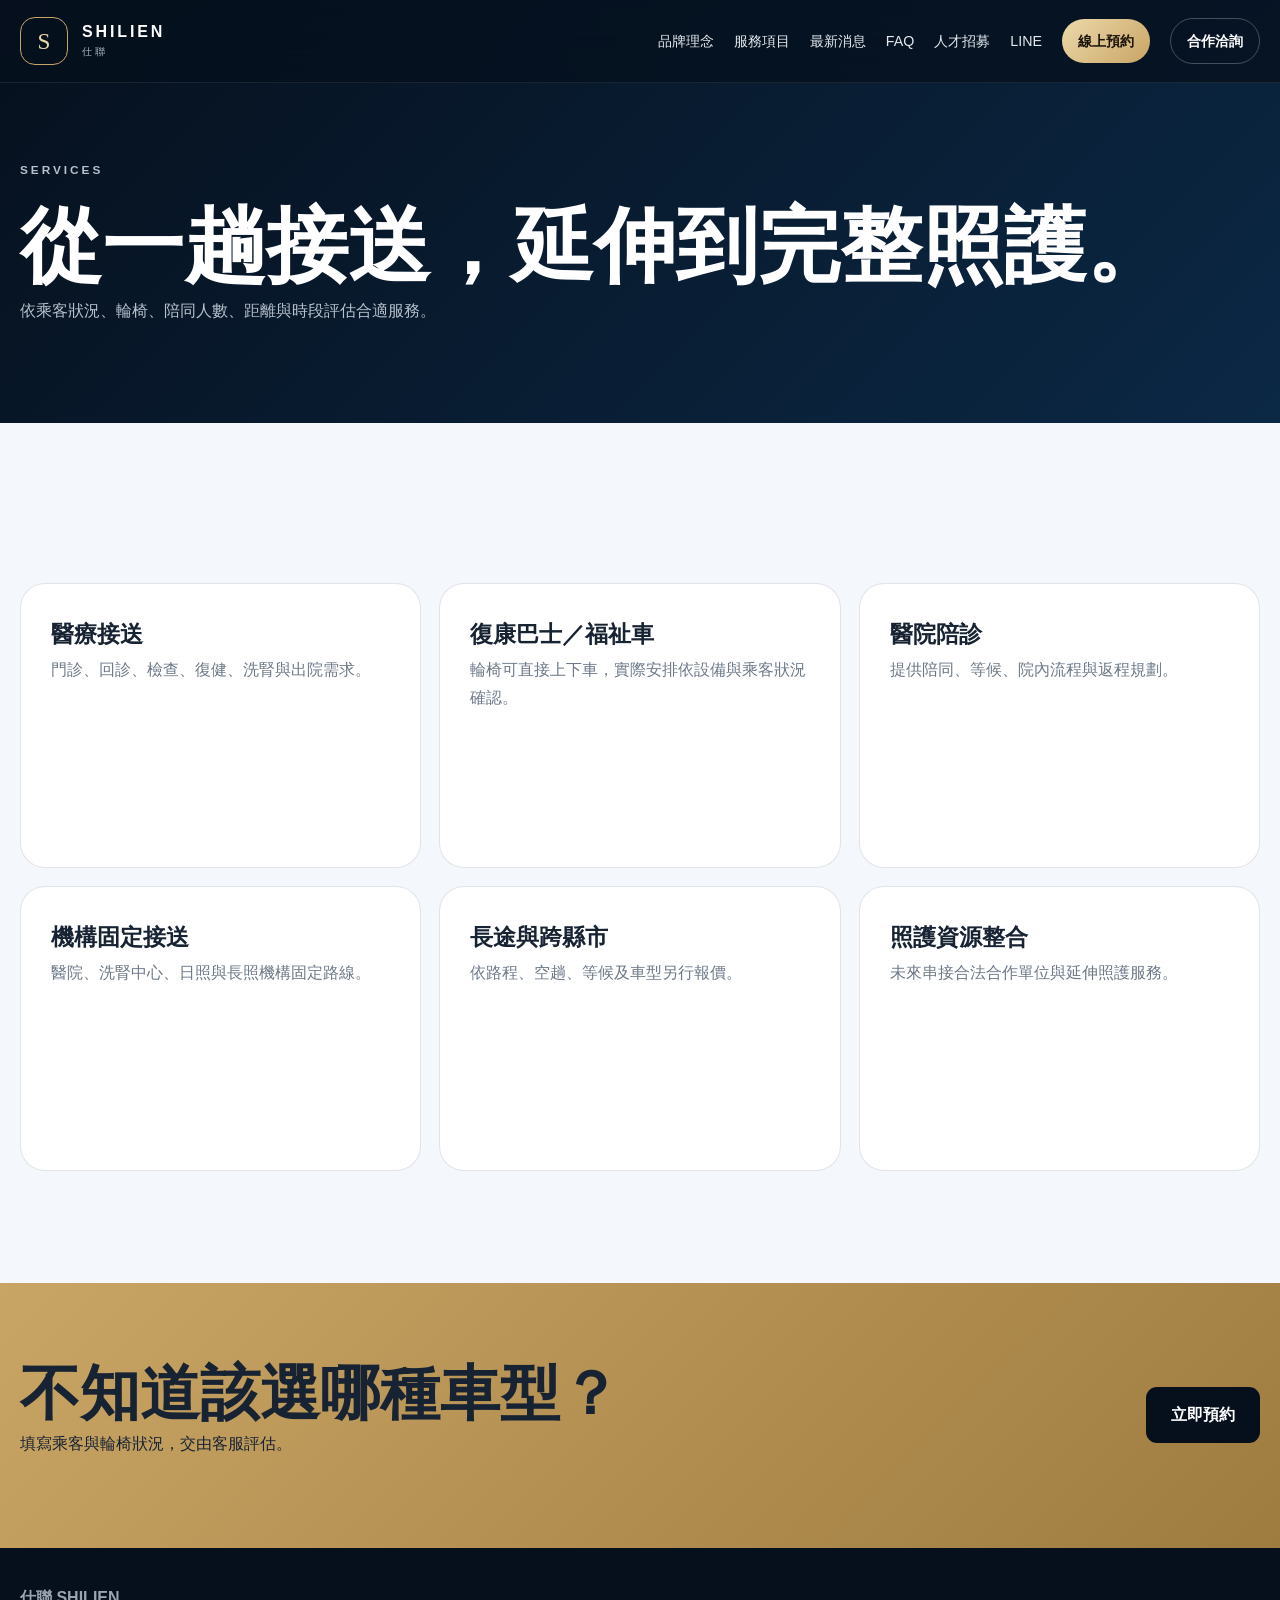
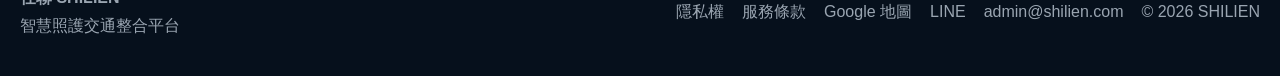
<file: services.html>
<!doctype html><html lang="zh-Hant"><head><meta charset="utf-8"><meta name="viewport" content="width=device-width,initial-scale=1">
<title>服務項目｜仕聯 SHILIEN</title><meta name="description" content="仕聯提供醫療接送、福祉車、復康巴士、陪診與機構合作服務。">
<meta name="referrer" content="strict-origin-when-cross-origin"><meta name="theme-color" content="#06101d">
<meta http-equiv="Content-Security-Policy" content="default-src 'self' https://script.google.com https://script.googleusercontent.com; script-src 'self' 'unsafe-inline' https://script.google.com https://script.googleusercontent.com; style-src 'self' 'unsafe-inline'; img-src 'self' data: https:; connect-src 'self' https://script.google.com https://script.googleusercontent.com; frame-ancestors 'none'; base-uri 'self'; form-action 'self' https://script.google.com;">
<link rel="stylesheet" href="style.css?v=9"></head><body>
<div class="announcement" id="siteAnnouncement"></div>
<header class="header"><div class="container nav">
<a class="brand" href="index.html"><span class="brand-mark">S</span><span class="brand-copy"><b>SHILIEN</b><small>仕聯</small></span></a>
<button class="menu" aria-label="開啟選單" aria-expanded="false">☰</button>
<nav class="navlinks">
<a href="index.html#about">品牌理念</a><a href="services.html">服務項目</a><a href="news.html">最新消息</a><a href="faq.html">FAQ</a><a href="recruitment.html">人才招募</a><a data-line href="#">LINE</a>
<a class="nav-action nav-booking" href="booking.html">線上預約</a><a class="nav-action nav-partner" href="partner.html#form">合作洽詢</a>
</nav></div></header><main><section class="page-hero"><div class="container"><p class="eyebrow">Services</p><h1>從一趟接送，延伸到完整照護。</h1><p>依乘客狀況、輪椅、陪同人數、距離與時段評估合適服務。</p></div></section><section class="section"><div class="container"><div class="cards" id="servicesGrid">
<article class="card"><h3>醫療接送</h3><p>門診、回診、檢查、復健、洗腎與出院需求。</p></article>
<article class="card"><h3>復康巴士／福祉車</h3><p>輪椅可直接上下車，實際安排依設備與乘客狀況確認。</p></article>
<article class="card"><h3>醫院陪診</h3><p>提供陪同、等候、院內流程與返程規劃。</p></article>
<article class="card"><h3>機構固定接送</h3><p>醫院、洗腎中心、日照與長照機構固定路線。</p></article>
<article class="card"><h3>長途與跨縣市</h3><p>依路程、空趟、等候及車型另行報價。</p></article>
<article class="card"><h3>照護資源整合</h3><p>未來串接合法合作單位與延伸照護服務。</p></article>
</div></div></section><section class="cta"><div class="container cta-grid"><div><h2>不知道該選哪種車型？</h2><p>填寫乘客與輪椅狀況，交由客服評估。</p></div><a class="btn btn-dark" href="booking.html">立即預約</a></div></section></main>
<footer><div class="container footer-grid"><div><b>仕聯 SHILIEN</b><br><span>智慧照護交通整合平台</span></div><div class="footer-links"><a href="privacy.html">隱私權</a><a href="terms.html">服務條款</a><a data-map href="#">Google 地圖</a><a data-line href="#">LINE</a><a data-email href="#"></a><span>© <span data-year></span> SHILIEN</span></div></div></footer>
<div class="mobile-dock"><a data-phone href="#">電話</a><a data-line href="#">LINE</a><a href="booking.html">立即預約</a></div><script src="app.js?v=9"></script></body></html>
</file>
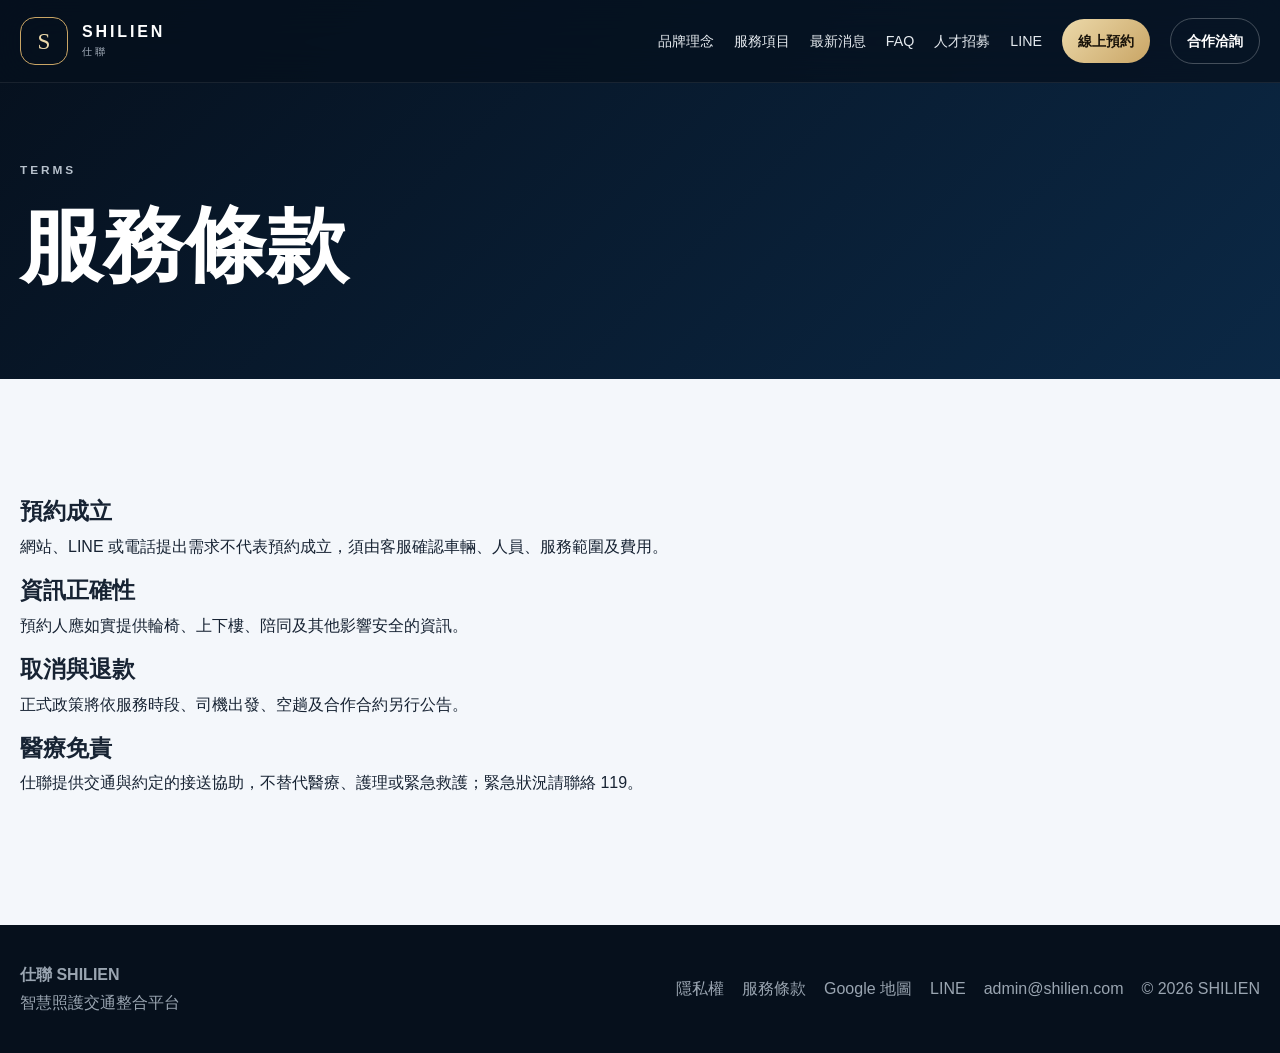
<file: terms.html>
<!doctype html><html lang="zh-Hant"><head><meta charset="utf-8"><meta name="viewport" content="width=device-width,initial-scale=1">
<title>服務條款｜仕聯 SHILIEN</title><meta name="description" content="仕聯網站服務條款。">
<meta name="referrer" content="strict-origin-when-cross-origin"><meta name="theme-color" content="#06101d">
<meta http-equiv="Content-Security-Policy" content="default-src 'self' https://script.google.com https://script.googleusercontent.com; script-src 'self' 'unsafe-inline' https://script.google.com https://script.googleusercontent.com; style-src 'self' 'unsafe-inline'; img-src 'self' data: https:; connect-src 'self' https://script.google.com https://script.googleusercontent.com; frame-ancestors 'none'; base-uri 'self'; form-action 'self' https://script.google.com;">
<link rel="stylesheet" href="style.css?v=9"></head><body>
<div class="announcement" id="siteAnnouncement"></div>
<header class="header"><div class="container nav">
<a class="brand" href="index.html"><span class="brand-mark">S</span><span class="brand-copy"><b>SHILIEN</b><small>仕聯</small></span></a>
<button class="menu" aria-label="開啟選單" aria-expanded="false">☰</button>
<nav class="navlinks">
<a href="index.html#about">品牌理念</a><a href="services.html">服務項目</a><a href="news.html">最新消息</a><a href="faq.html">FAQ</a><a href="recruitment.html">人才招募</a><a data-line href="#">LINE</a>
<a class="nav-action nav-booking" href="booking.html">線上預約</a><a class="nav-action nav-partner" href="partner.html#form">合作洽詢</a>
</nav></div></header><main><section class="page-hero"><div class="container"><p class="eyebrow">Terms</p><h1>服務條款</h1></div></section><section class="section"><div class="container"><h3>預約成立</h3><p>網站、LINE 或電話提出需求不代表預約成立，須由客服確認車輛、人員、服務範圍及費用。</p><h3>資訊正確性</h3><p>預約人應如實提供輪椅、上下樓、陪同及其他影響安全的資訊。</p><h3>取消與退款</h3><p>正式政策將依服務時段、司機出發、空趟及合作合約另行公告。</p><h3>醫療免責</h3><p>仕聯提供交通與約定的接送協助，不替代醫療、護理或緊急救護；緊急狀況請聯絡 119。</p></div></section></main>
<footer><div class="container footer-grid"><div><b>仕聯 SHILIEN</b><br><span>智慧照護交通整合平台</span></div><div class="footer-links"><a href="privacy.html">隱私權</a><a href="terms.html">服務條款</a><a data-map href="#">Google 地圖</a><a data-line href="#">LINE</a><a data-email href="#"></a><span>© <span data-year></span> SHILIEN</span></div></div></footer>
<div class="mobile-dock"><a data-phone href="#">電話</a><a data-line href="#">LINE</a><a href="booking.html">立即預約</a></div><script src="app.js?v=9"></script></body></html>
</file>
<file: style.css>
:root{
  --ink:#06101d;--ink2:#0b1d31;--ink3:#10304f;
  --paper:#f4f7fb;--paper2:#eaf0f6;--white:#fff;
  --text:#172333;--muted:#6d7988;--line:rgba(9,29,49,.12);
  --blue:#2878ff;--cyan:#74dcff;--gold:#c9a565;--gold2:#ecd9aa;
  --green:#55d68b;--red:#c94747;--max:1260px;--radius:25px;
  --shadow:0 28px 80px rgba(7,25,43,.13)
}
*{box-sizing:border-box}
html{scroll-behavior:smooth}
body{margin:0;background:var(--paper);color:var(--text);font-family:"Noto Sans TC","PingFang TC","Microsoft JhengHei",sans-serif;line-height:1.75;overflow-x:hidden}
a{text-decoration:none;color:inherit}
img,svg{display:block;max-width:100%}
button,input,select,textarea{font:inherit}
button{cursor:pointer}
.container{width:min(calc(100% - 40px),var(--max));margin:auto}
.eyebrow{margin:0 0 16px;color:var(--gold);font-size:.74rem;letter-spacing:.25em;text-transform:uppercase;font-weight:900}
h1,h2,h3{font-family:"Noto Serif TC","PMingLiU",serif;line-height:1.22}
h1{font-size:clamp(3rem,6.4vw,6.8rem);margin:0}
h2{font-size:clamp(2.1rem,4.7vw,4.15rem);margin:0}
h3{font-size:1.42rem;margin:.45rem 0}
p{margin:0 0 1rem}
.header{position:fixed;inset:0 0 auto;z-index:100;background:rgba(6,16,29,.76);backdrop-filter:blur(20px);border-bottom:1px solid rgba(255,255,255,.08)}
.nav{height:82px;display:flex;align-items:center;justify-content:space-between}
.brand{display:flex;align-items:center;gap:14px;color:#fff}
.brand-mark{width:48px;height:48px;border:1px solid var(--gold);border-radius:15px;display:grid;place-items:center;color:var(--gold2);font-family:serif;font-size:1.45rem}
.brand-copy{display:flex;flex-direction:column;line-height:1.05}.brand-copy b{letter-spacing:.18em}.brand-copy small{font-size:.62rem;letter-spacing:.34em;color:#aab4c0;margin-top:6px}
.navlinks{display:flex;align-items:center;gap:20px;color:#e4e9ee;font-size:.89rem}
.navlinks a:hover{color:var(--cyan)}
.nav-action{padding:10px 16px;border-radius:999px;font-weight:900}
.nav-booking{background:linear-gradient(135deg,var(--gold2),var(--gold));color:#171108!important}
.nav-partner{border:1px solid rgba(255,255,255,.25);color:#fff!important}
.menu{display:none;background:none;border:0;color:#fff;font-size:1.5rem}

.hero{min-height:960px;padding:150px 0 92px;color:#fff;position:relative;overflow:hidden;background:
radial-gradient(circle at 78% 18%,rgba(40,120,255,.31),transparent 28%),
radial-gradient(circle at 88% 74%,rgba(201,165,101,.19),transparent 24%),
linear-gradient(135deg,var(--ink),#0a2038 58%,#0d3154)}
.hero:before{content:"";position:absolute;inset:-12%;background:radial-gradient(circle at 24% 74%,rgba(116,220,255,.09),transparent 24%),radial-gradient(circle at 75% 25%,rgba(236,217,170,.08),transparent 20%);animation:drift 16s ease-in-out infinite alternate}
.hero:after{content:"";position:absolute;inset:0;background-image:linear-gradient(rgba(255,255,255,.03) 1px,transparent 1px),linear-gradient(90deg,rgba(255,255,255,.03) 1px,transparent 1px);background-size:58px 58px;mask-image:linear-gradient(to bottom,#000,transparent 88%)}
@keyframes drift{from{transform:translate3d(-2%,-1%,0) scale(1)}to{transform:translate3d(2%,2%,0) scale(1.05)}}
.hero-grid{position:relative;z-index:2;display:grid;grid-template-columns:1.05fr .95fr;gap:72px;align-items:center}
.hero h1 span{color:var(--gold2)}
.hero-copy{font-size:1.08rem;color:#c5cdd7;max-width:710px;margin:28px 0}
.actions{display:flex;gap:14px;flex-wrap:wrap}
.btn{min-height:52px;padding:13px 24px;border-radius:11px;display:inline-flex;align-items:center;justify-content:center;border:1px solid transparent;font-weight:900;transition:.25s}
.btn-primary{background:linear-gradient(135deg,var(--gold2),var(--gold));color:#171108;box-shadow:0 14px 36px rgba(201,165,101,.18)}
.btn-primary:hover{transform:translateY(-2px)}
.btn-ghost{color:#fff;border-color:rgba(255,255,255,.24);background:rgba(255,255,255,.04)}
.btn-dark{background:var(--ink);color:#fff}
.btn-light{background:#edf2f7;color:#24354a}
.hero-values{display:flex;gap:22px;flex-wrap:wrap;color:#9da8b5;font-size:.86rem;margin-top:32px}
.visual{position:relative}
.glass{border:1px solid rgba(255,255,255,.14);border-radius:32px;padding:22px;background:linear-gradient(145deg,rgba(255,255,255,.10),rgba(255,255,255,.025));backdrop-filter:blur(20px);box-shadow:0 42px 100px rgba(0,0,0,.42);transform:perspective(1200px) rotateY(-3deg)}
.status-line{display:flex;align-items:center;gap:9px;color:#aab4c0;font-size:.8rem}.dot{width:9px;height:9px;border-radius:50%;background:var(--green);box-shadow:0 0 0 6px rgba(85,214,139,.1)}
.hero-art{min-height:480px;display:grid;place-items:center}
.glass-foot{display:flex;justify-content:space-between;gap:20px;border-top:1px solid rgba(255,255,255,.12);padding-top:18px}.glass-foot b{color:var(--gold2)}.glass-foot span{color:#909baa;font-size:.8rem}
.float-card{position:absolute;background:#fff;color:#111a26;border-radius:16px;padding:16px 18px;box-shadow:0 20px 50px rgba(0,0,0,.25);animation:float 5s ease-in-out infinite}.float-card b{display:block}.float-card small{color:#6c7682}.fc1{left:-34px;bottom:108px}.fc2{right:-26px;top:115px;animation-delay:1s}
@keyframes float{0%,100%{transform:translateY(0)}50%{transform:translateY(-10px)}}

.announcement{display:none;background:#fff3cf;color:#60460f;padding:12px 20px;text-align:center;font-weight:800}
.announcement.show{display:block}
.strip{background:#091522;color:#fff;border-top:1px solid rgba(255,255,255,.08);border-bottom:1px solid rgba(255,255,255,.08)}
.strip-grid{display:grid;grid-template-columns:repeat(4,1fr)}
.strip-item{padding:29px 25px;border-right:1px solid rgba(255,255,255,.08)}.strip-item:last-child{border-right:0}.strip-item b{display:block;color:var(--gold2);font-size:1.23rem}.strip-item span{font-size:.8rem;color:#9aa4b0}

.section{padding:112px 0}.dark{background:var(--ink);color:#fff}.soft{background:var(--paper2)}
.two{display:grid;grid-template-columns:1fr 1fr;gap:82px;align-items:start}
.copy{font-size:1.04rem;color:var(--muted)}.dark .copy{color:#aab4c0}
.cards{display:grid;grid-template-columns:repeat(3,1fr);gap:18px;margin-top:48px}
.card{min-height:285px;padding:30px;border-radius:var(--radius);background:#fff;border:1px solid var(--line);display:flex;flex-direction:column;transition:.3s}
.card:hover{transform:translateY(-7px);box-shadow:var(--shadow)}
.dark .card{background:#0b1c2f;border-color:rgba(255,255,255,.1)}
.num{font-size:.72rem;letter-spacing:.18em;color:var(--gold);font-weight:900}.card p{color:var(--muted)}.dark .card p{color:#9ea9b6}.card a{margin-top:auto;color:var(--blue);font-weight:900}.dark .card a{color:var(--cyan)}
.trust-grid{display:grid;grid-template-columns:repeat(4,1fr);gap:18px;margin-top:42px}
.trust{padding:25px;border-radius:20px;background:#fff;border:1px solid var(--line)}.trust b{display:block;margin-bottom:6px}.trust p{color:var(--muted);font-size:.9rem}

.showcase{display:grid;grid-template-columns:1.05fr .95fr;gap:64px;align-items:center}
.dashboard{background:#071321;color:#fff;border-radius:30px;padding:24px;border:1px solid rgba(255,255,255,.1);box-shadow:0 35px 90px rgba(0,0,0,.25)}
.dash-top{display:flex;justify-content:space-between;align-items:center;margin-bottom:18px}.dash-top span{color:#9ba6b3;font-size:.8rem}
.dash-grid{display:grid;grid-template-columns:1.2fr .8fr;gap:14px}
.map{min-height:330px;border-radius:20px;background:radial-gradient(circle at 28% 38%,rgba(40,120,255,.45) 0 4px,transparent 5px),radial-gradient(circle at 66% 58%,rgba(236,217,170,.65) 0 4px,transparent 5px),linear-gradient(135deg,#0e2945,#0a1c2f);position:relative;overflow:hidden}
.map:before,.map:after{content:"";position:absolute;height:2px;background:linear-gradient(90deg,var(--blue),var(--gold2));transform-origin:left}.map:before{width:63%;left:29%;top:40%;transform:rotate(20deg)}.map:after{width:43%;left:28%;top:41%;transform:rotate(-19deg)}
.dash-side{display:grid;gap:14px}.dash-stat{background:#0c2036;padding:18px;border-radius:18px;border:1px solid rgba(255,255,255,.08)}.dash-stat strong{display:block;color:var(--gold2);font-size:1.8rem}.dash-stat span{color:#9ca7b3;font-size:.8rem}

.timeline{display:grid;grid-template-columns:repeat(4,1fr);gap:18px;margin-top:46px}.milestone{padding:28px;border-radius:22px;background:#fff;border:1px solid var(--line)}.milestone small{color:var(--gold);font-weight:900}.milestone p{color:var(--muted);font-size:.92rem}
.metrics{display:grid;grid-template-columns:repeat(4,1fr);gap:18px;margin-top:45px}.metric{padding:32px;border-radius:22px;background:#fff;border:1px solid var(--line)}.metric strong{display:block;font-size:2.55rem;color:var(--blue);line-height:1.1}.metric span{color:var(--muted)}

.page-hero{padding:160px 0 82px;background:linear-gradient(135deg,var(--ink),#0b2845);color:#fff}.page-hero p{color:#b7c1cc;max-width:820px}
.partner-grid,.form-wrap{display:grid;grid-template-columns:.9fr 1.1fr;gap:60px}
.partner-list{display:grid;grid-template-columns:repeat(2,1fr);gap:16px;margin-top:36px}.partner-item{padding:24px;border-radius:18px;background:#fff;border:1px solid var(--line)}.partner-item b{display:block;margin-bottom:7px}.partner-item p{font-size:.9rem;color:var(--muted)}
.info-card{background:var(--ink);color:#fff;border-radius:22px;padding:30px}.info-card div{padding:15px 0;border-bottom:1px solid rgba(255,255,255,.1)}.info-card div:last-child{border-bottom:0}.info-card small{display:block;color:#9ba6b2}
.form{background:#fff;border:1px solid var(--line);border-radius:22px;padding:30px}.form-row{display:grid;grid-template-columns:1fr 1fr;gap:16px}
label{display:flex;flex-direction:column;gap:8px;margin-bottom:16px;font-weight:700;font-size:.88rem}
input,select,textarea{padding:13px 14px;border:1px solid #d5dce5;border-radius:10px;background:#fbfcfe;outline:none}
input:focus,select:focus,textarea:focus{border-color:var(--blue);box-shadow:0 0 0 3px rgba(40,120,255,.12)}
.check{display:flex;flex-direction:row;align-items:flex-start;font-weight:400}.check input{margin-top:7px;width:auto}
.honeypot{position:absolute!important;left:-9999px!important;width:1px!important;height:1px!important;overflow:hidden!important}
.note,.form-status{font-size:.8rem;color:var(--muted)}.form-status.error{color:var(--red)}.form-status.success{color:#197448}
.faq details{border-top:1px solid var(--line);padding:20px 0}.faq summary{font-weight:900;cursor:pointer}.faq p{color:var(--muted);margin-top:10px}
.news-grid{display:grid;grid-template-columns:repeat(3,1fr);gap:18px;margin-top:42px}.news-card{background:#fff;border:1px solid var(--line);border-radius:22px;padding:26px}.news-card small{color:var(--gold);font-weight:900}.news-card p{color:var(--muted)}
.cta{background:linear-gradient(135deg,var(--gold),#9e7b3f);padding:74px 0}.cta-grid{display:grid;grid-template-columns:1fr auto;gap:30px;align-items:center}
footer{background:#06101c;color:#9aa5b1;padding:36px 0}.footer-grid{display:grid;grid-template-columns:1fr auto;gap:20px;align-items:center}.footer-links{display:flex;gap:18px;flex-wrap:wrap}

.modal{position:fixed;inset:0;z-index:300;display:none;place-items:center;padding:20px;background:rgba(2,8,15,.78);backdrop-filter:blur(10px)}
.modal.open{display:grid}.modal-card{width:min(720px,100%);max-height:min(88vh,860px);overflow:auto;position:relative;padding:32px;border-radius:24px;color:#fff;background:linear-gradient(145deg,#0c2036,#07111f);border:1px solid rgba(255,255,255,.13);box-shadow:0 35px 100px rgba(0,0,0,.42)}
.modal-close{position:absolute;right:16px;top:10px;border:0;background:transparent;color:#fff;font-size:2rem}.modal-card pre{margin:20px 0;padding:20px;border-radius:16px;white-space:pre-wrap;color:#e8edf3;background:#050d17;border:1px solid rgba(255,255,255,.08);font-family:inherit;line-height:1.85}.modal-actions{display:flex;justify-content:flex-end;gap:12px;flex-wrap:wrap}
.mobile-dock{display:none}.reveal{opacity:0;transform:translateY(28px);transition:.72s ease}.reveal.show{opacity:1;transform:none}

@media(max-width:1000px){
 .menu{display:block}.navlinks{display:none;position:absolute;top:82px;left:0;right:0;background:#081321;flex-direction:column;align-items:stretch;padding:20px}.navlinks.open{display:flex}
 .hero-grid,.two,.showcase,.partner-grid,.form-wrap{grid-template-columns:1fr}
 .cards{grid-template-columns:repeat(2,1fr)}.strip-grid,.metrics,.timeline,.trust-grid{grid-template-columns:repeat(2,1fr)}.news-grid{grid-template-columns:1fr 1fr}.cta-grid{grid-template-columns:1fr}
}
@media(max-width:640px){
 body{padding-bottom:66px}.container{width:min(calc(100% - 24px),var(--max))}.hero{padding-top:120px;min-height:auto}.hero h1{font-size:2.8rem}
 .actions{flex-direction:column}.btn{width:100%}.float-card{display:none}.glass{transform:none}
 .cards,.strip-grid,.metrics,.timeline,.trust-grid,.partner-list,.form-row,.news-grid{grid-template-columns:1fr}.dash-grid{grid-template-columns:1fr}.section{padding:76px 0}.footer-grid{grid-template-columns:1fr}
 .mobile-dock{display:grid;grid-template-columns:repeat(3,1fr);position:fixed;left:0;right:0;bottom:0;height:66px;background:#06101c;z-index:120;border-top:1px solid rgba(255,255,255,.1)}
 .mobile-dock a{display:grid;place-items:center;color:#fff;border-right:1px solid rgba(255,255,255,.08);font-size:.82rem}.mobile-dock a:last-child{background:var(--gold);color:#161108;font-weight:900}
 .modal{padding:12px}.modal-card{padding:25px 18px}.modal-actions{flex-direction:column}
}
</file>
